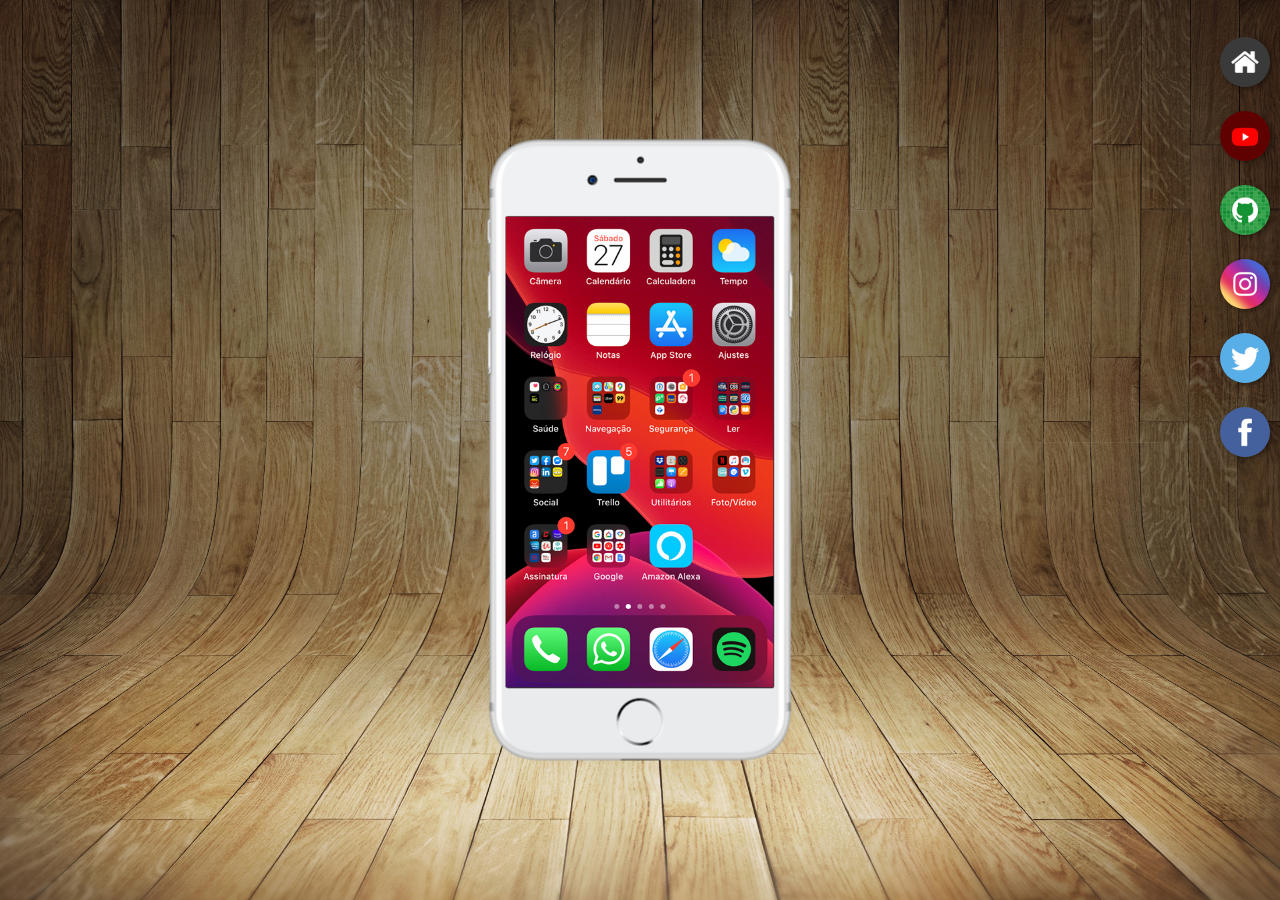
<file: index.html>
<!DOCTYPE html>
<html lang="pt-br">
<head>
    <meta charset="UTF-8">
    <meta name="viewport" content="width=device-width, initial-scale=1.0">
    <title>Projeto rede sociais</title>
    <link rel="shortcut icon" href="favicon.ico" type="image/x-icon">
    <link rel="stylesheet" href="estilos/style.css">
</head>
<body>
    <main>
        <section id="telefone">
            <iframe src="home.html" name="tela"
            id="tela" frameborder="0">
                Seu navegador não é compatível
            </iframe>
        </section>
        <section id="rede-sociais">
            <a href="home.html" target="tela"><img src="imagens/logo-home.jpg" alt="Tela Home"></a> <br>
            <a href="youtube.html" target="tela"><img src="imagens/logo-youtube.jpg" alt="Logo Youtube"></a> <br>
            <a href="github.html" target="tela"><img src="imagens/logo-github.jpg" alt="Logo Github"></a> <br>
            <a href="instagram.html" target="tela"><img src="imagens/logo-instagram.jpg" alt="Logo Instagram"></a> <br>
            <a href="twitter.html" target="tela"><img src="imagens/logo-twitter.jpg" alt="Logo Twitter"></a> <br>
            <a href="facebook.html" target="tela"><img src="imagens/logo-facebook.jpg" alt="Logo Facebook"></a>
        </section>
    </main>
</body>
</html>
</file>
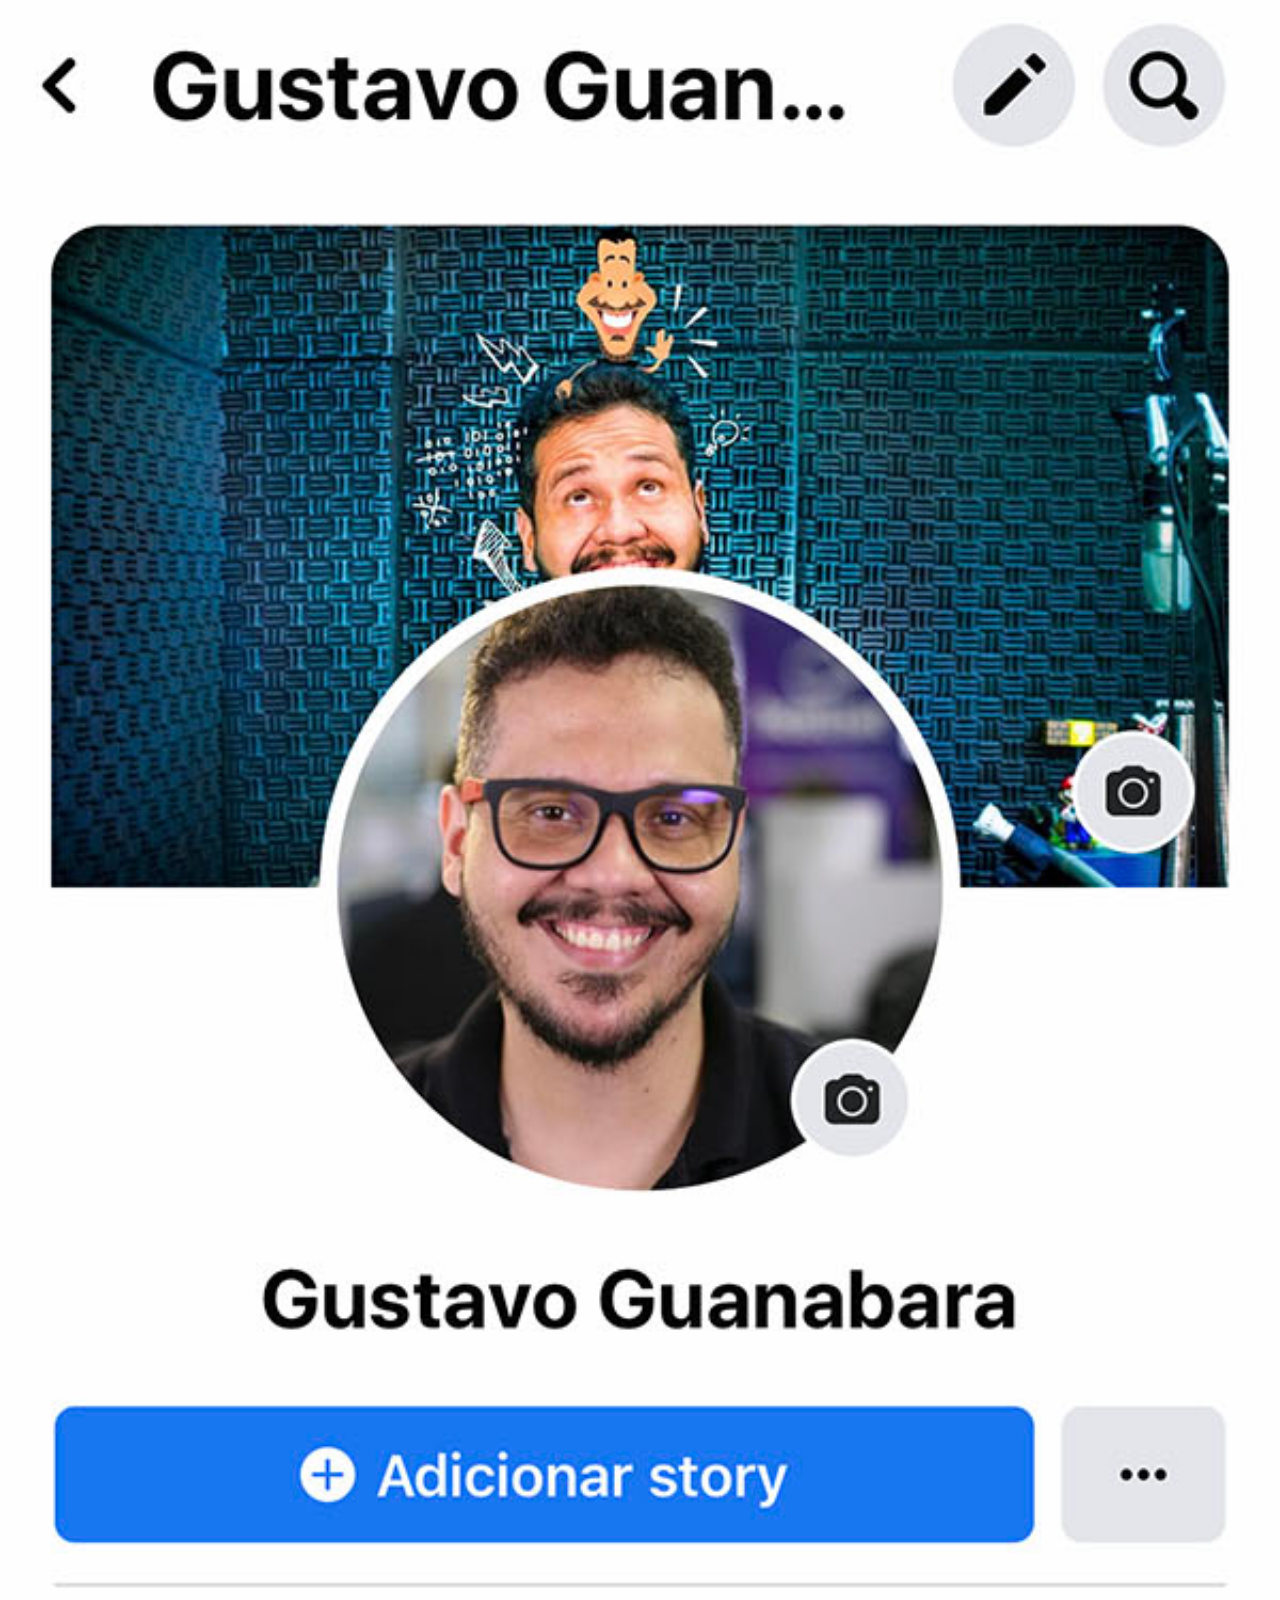
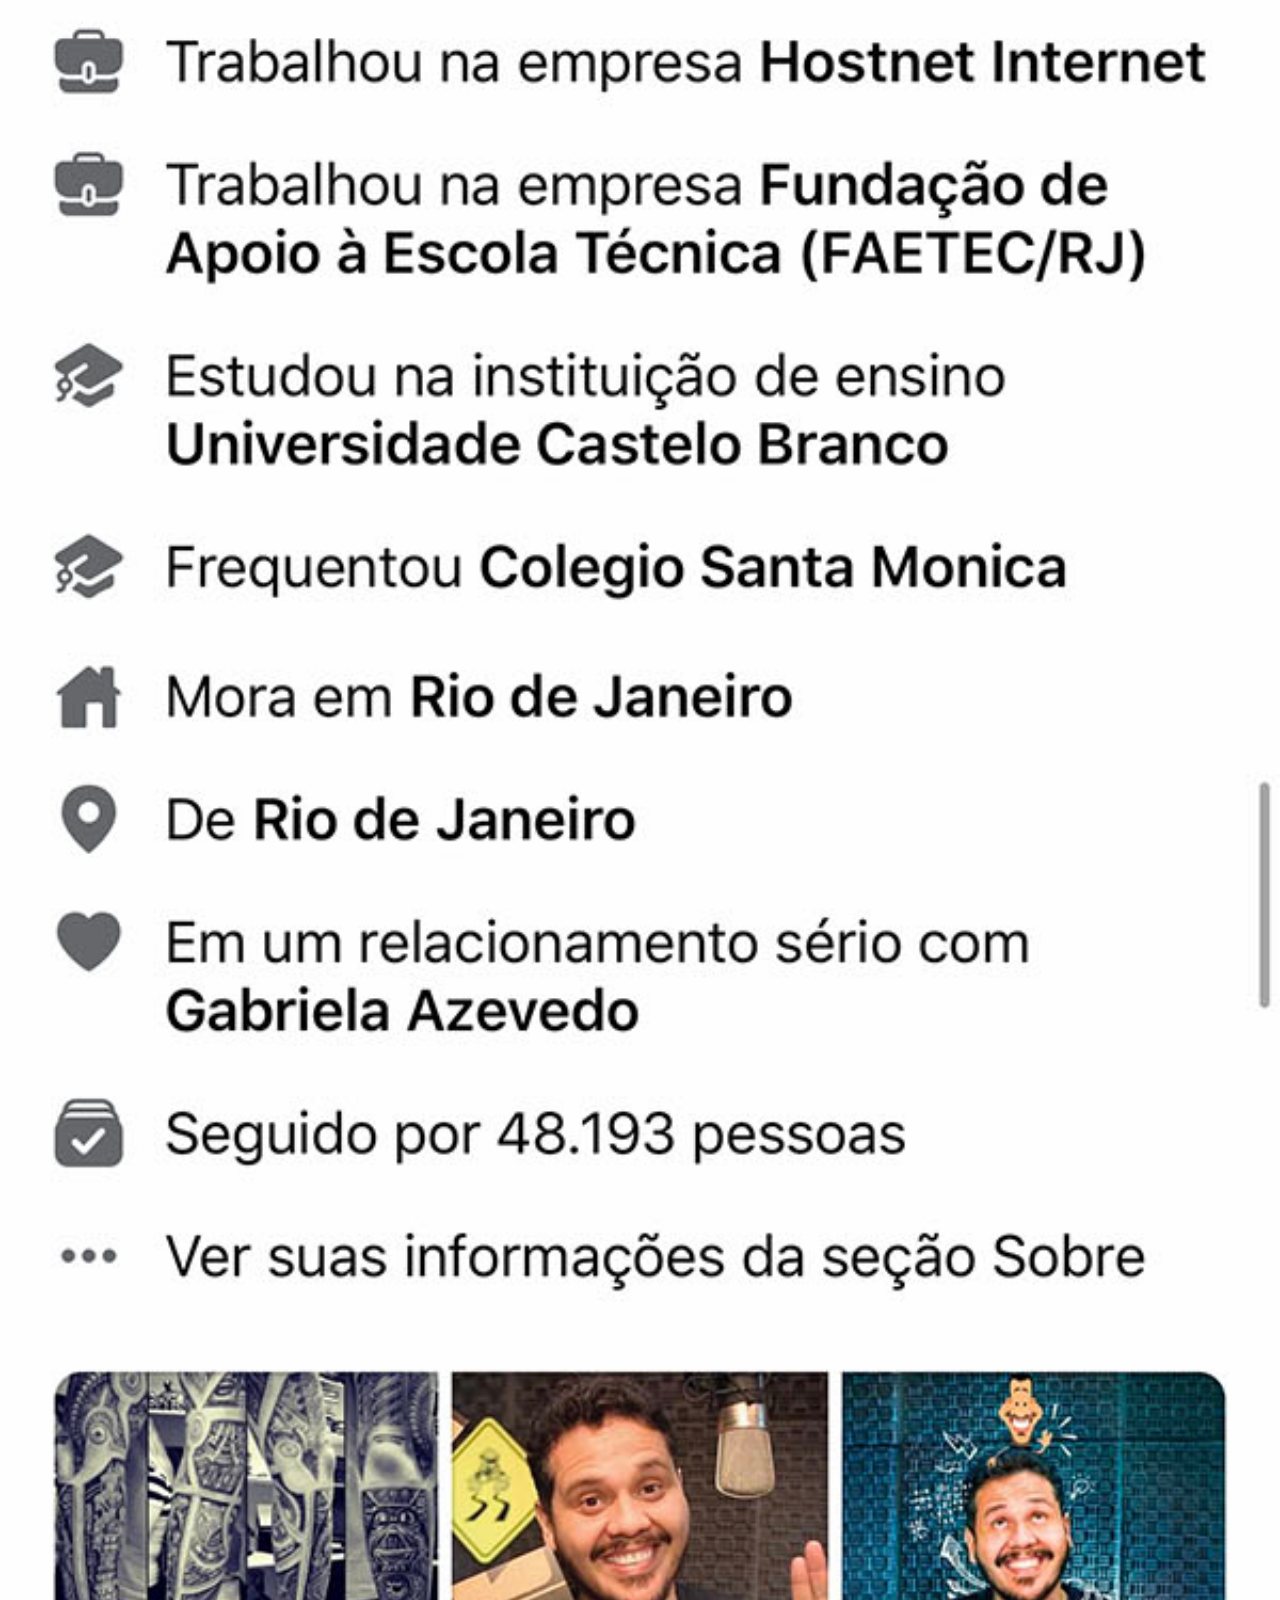
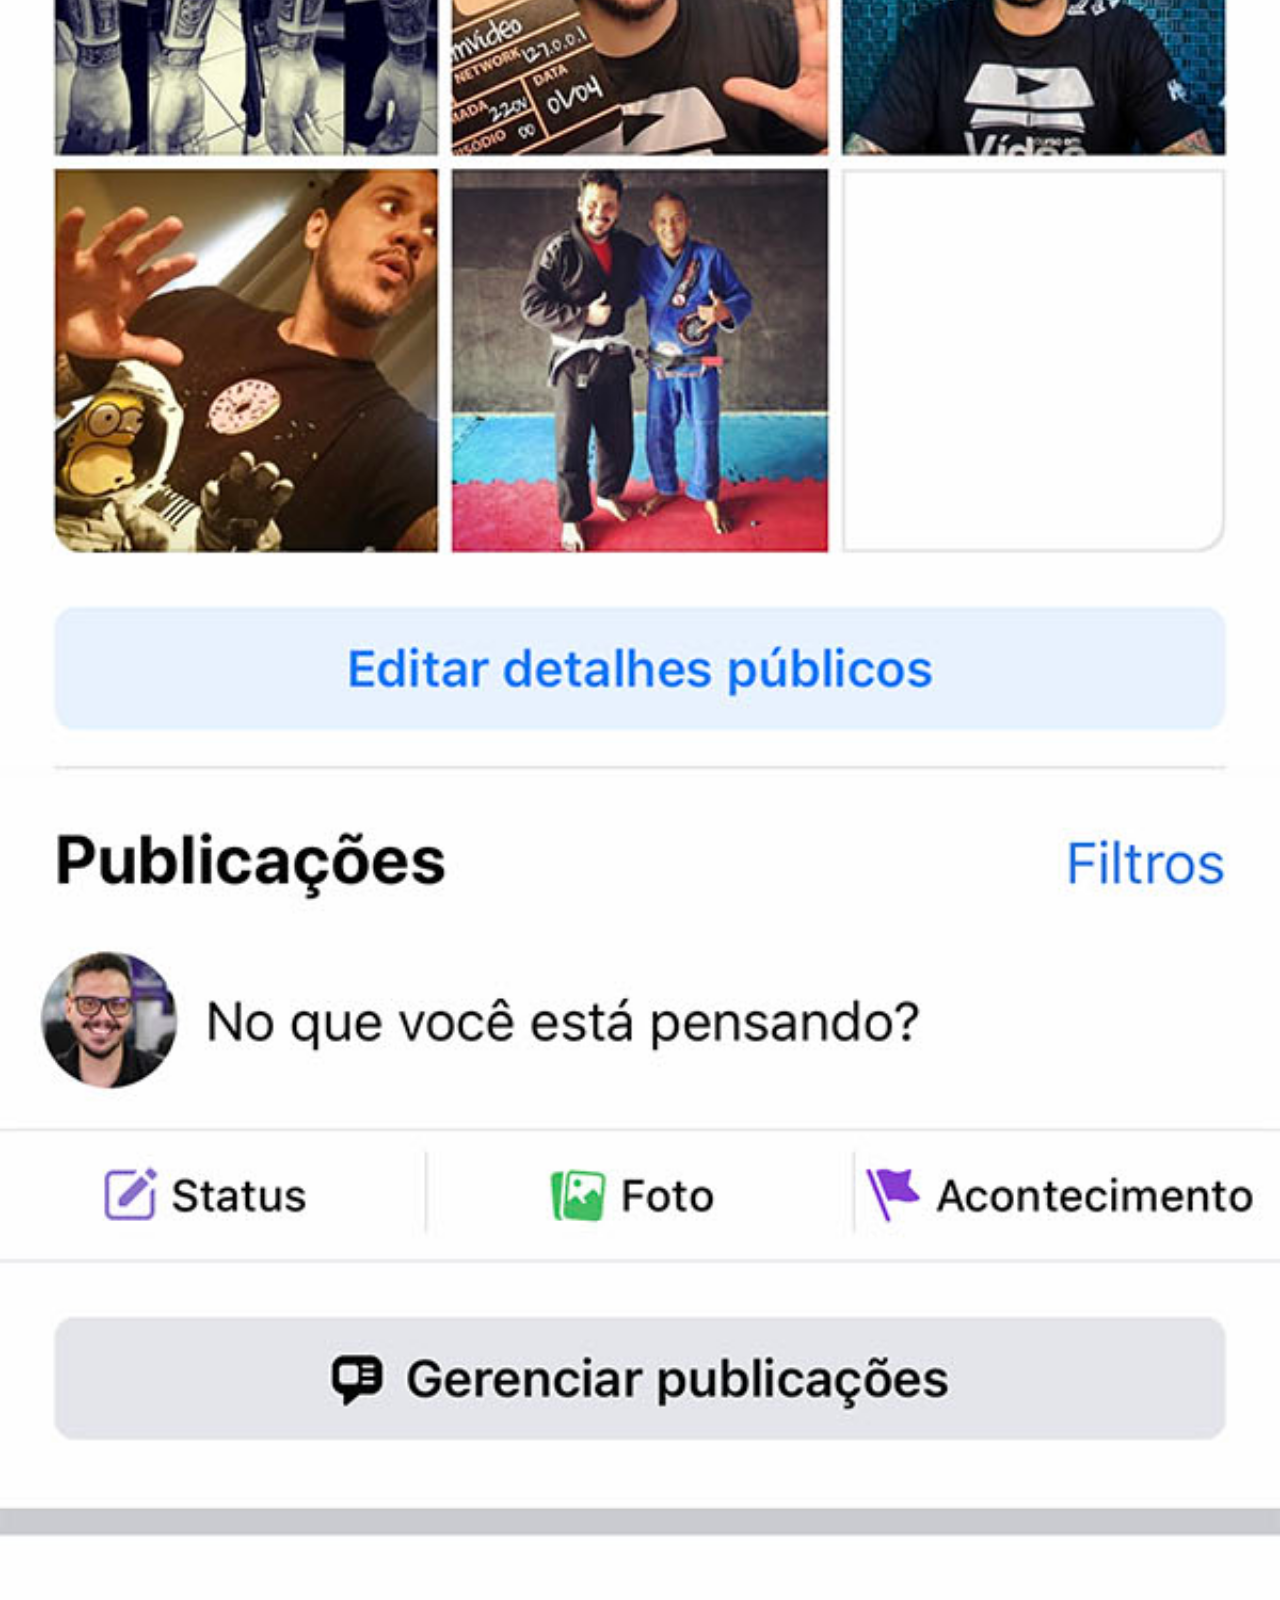
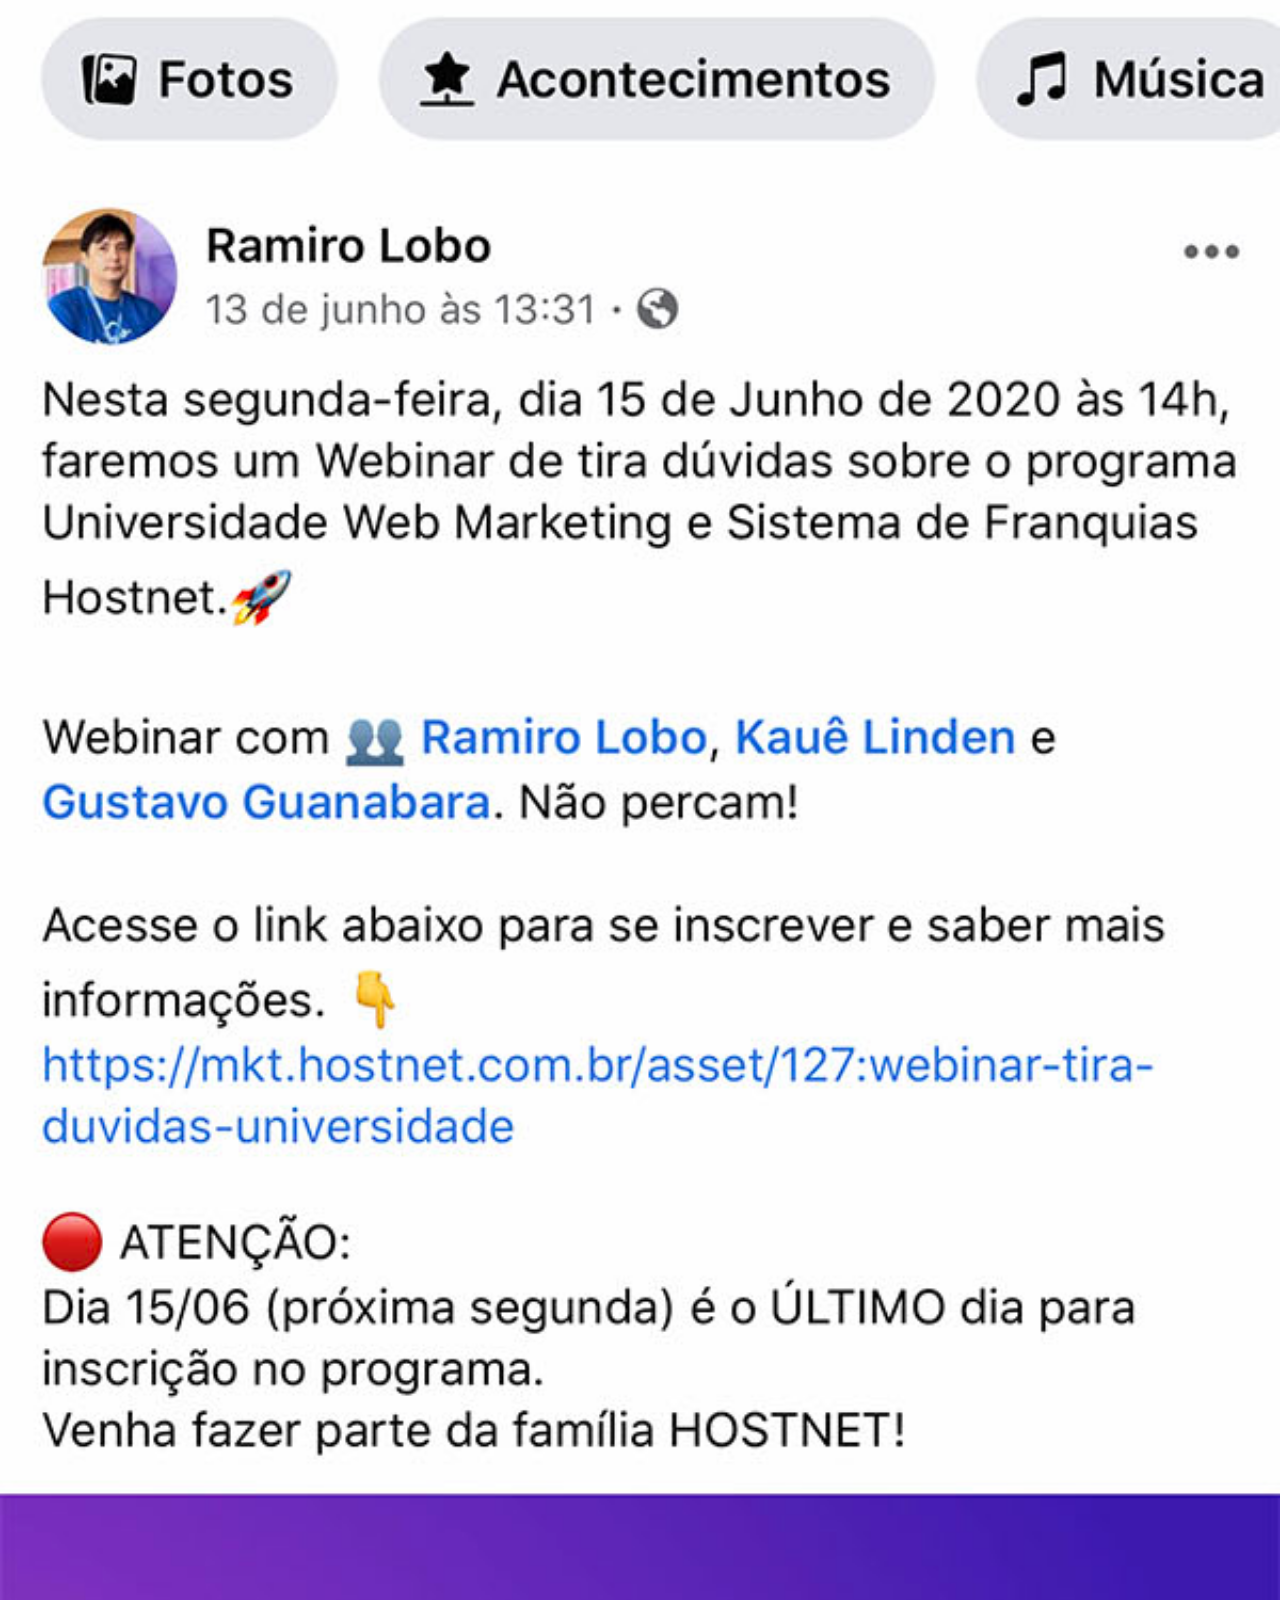
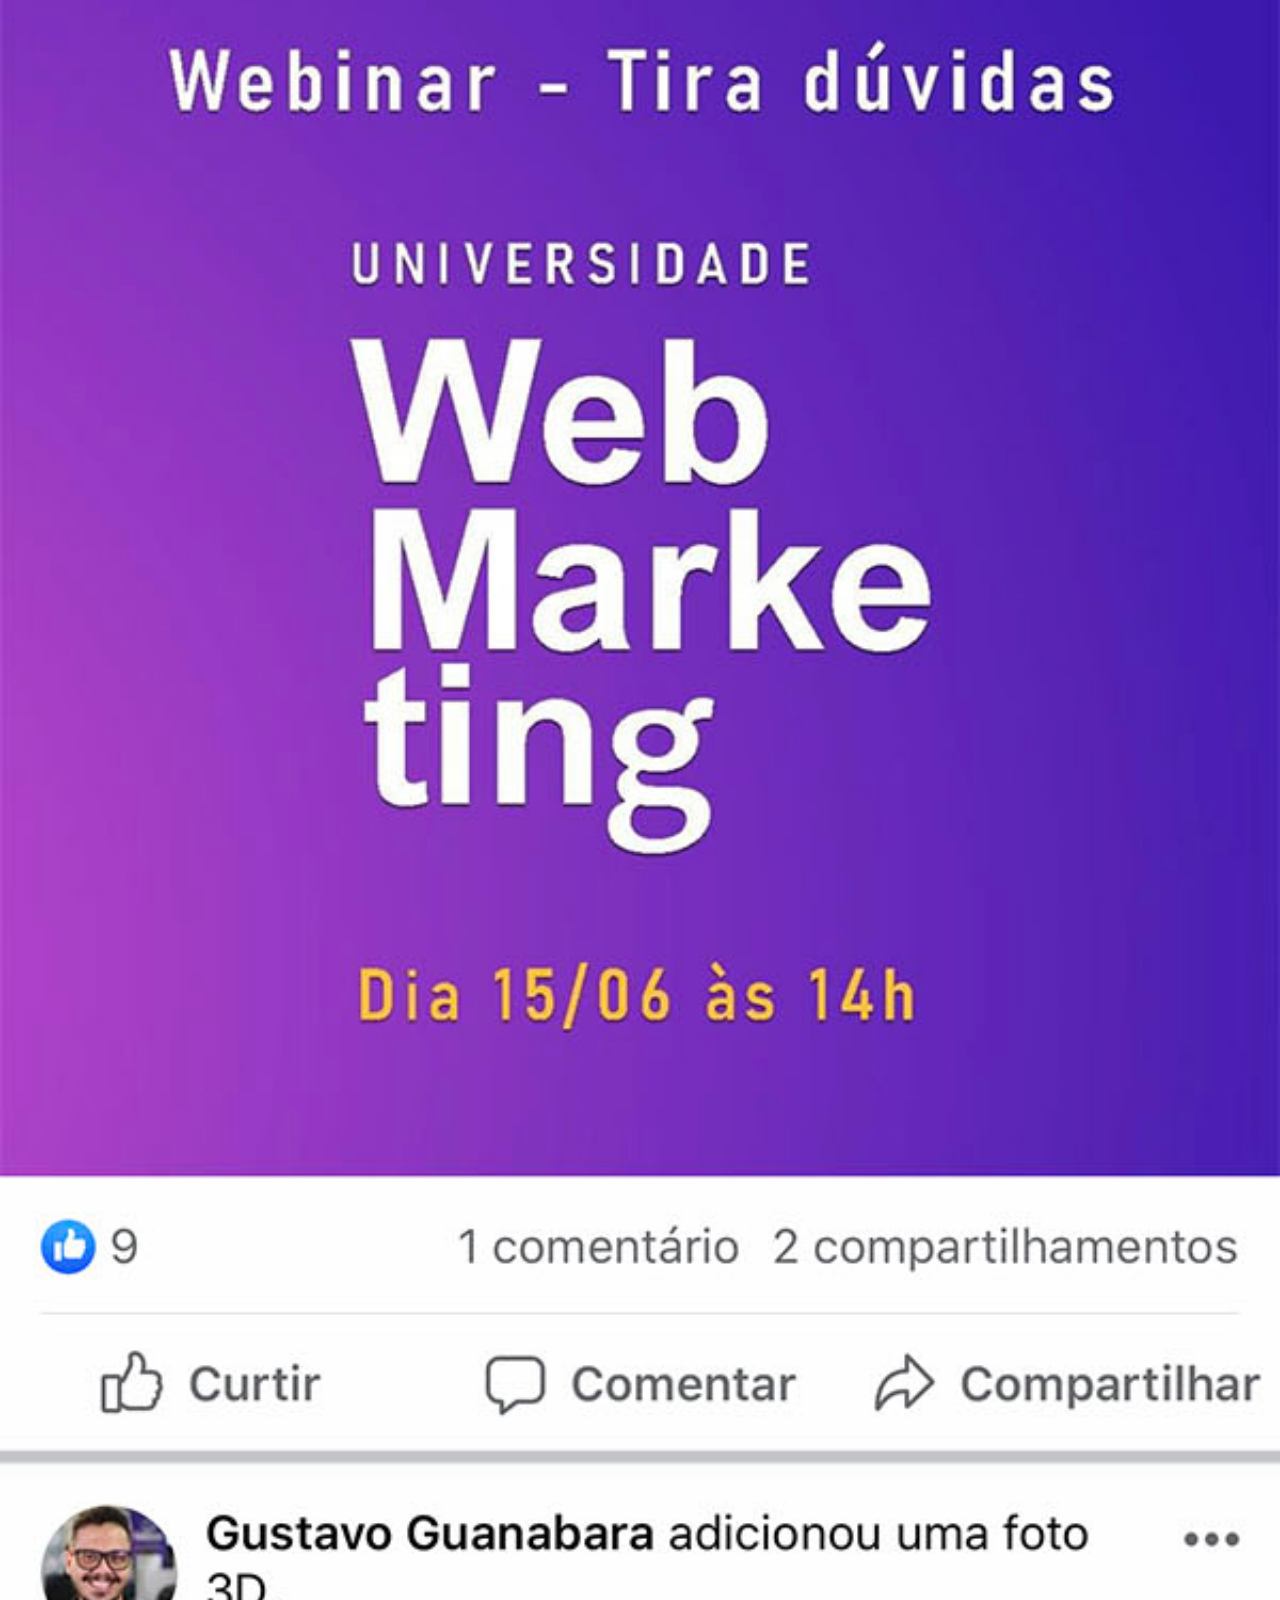
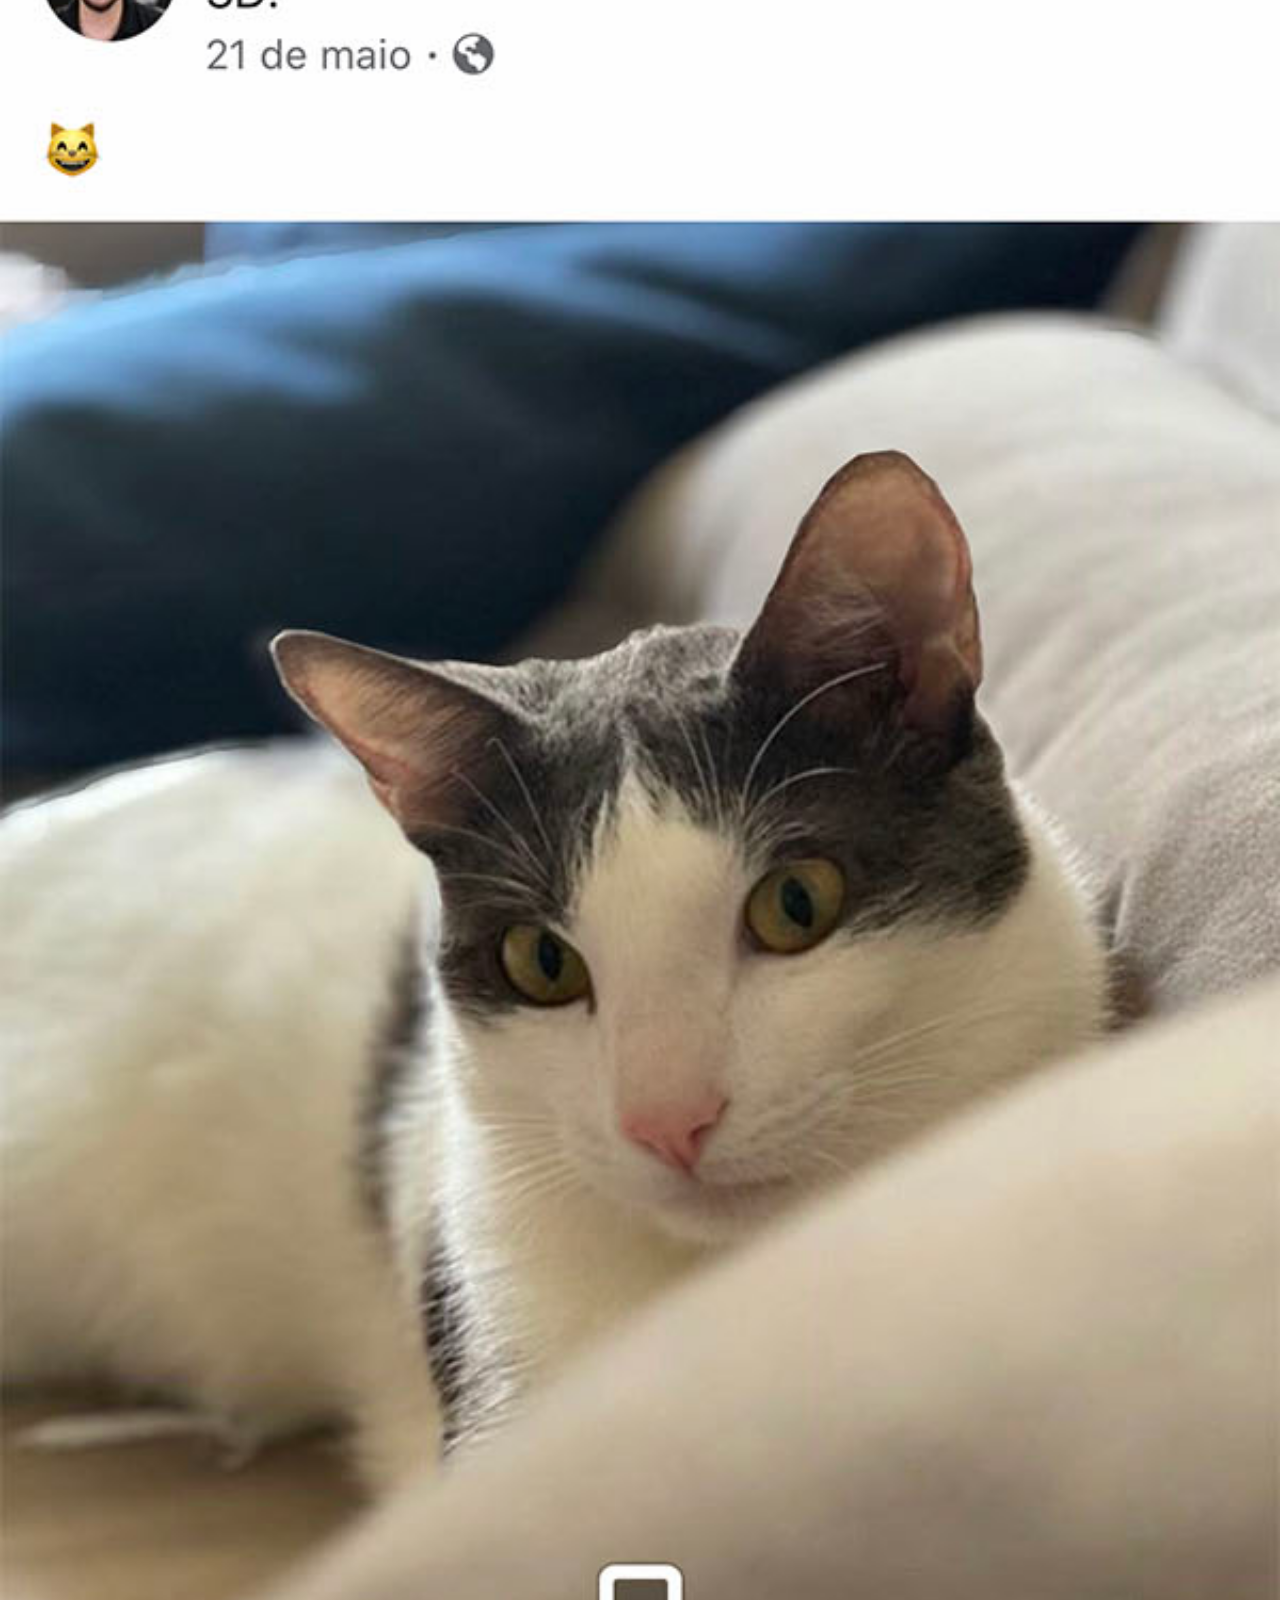
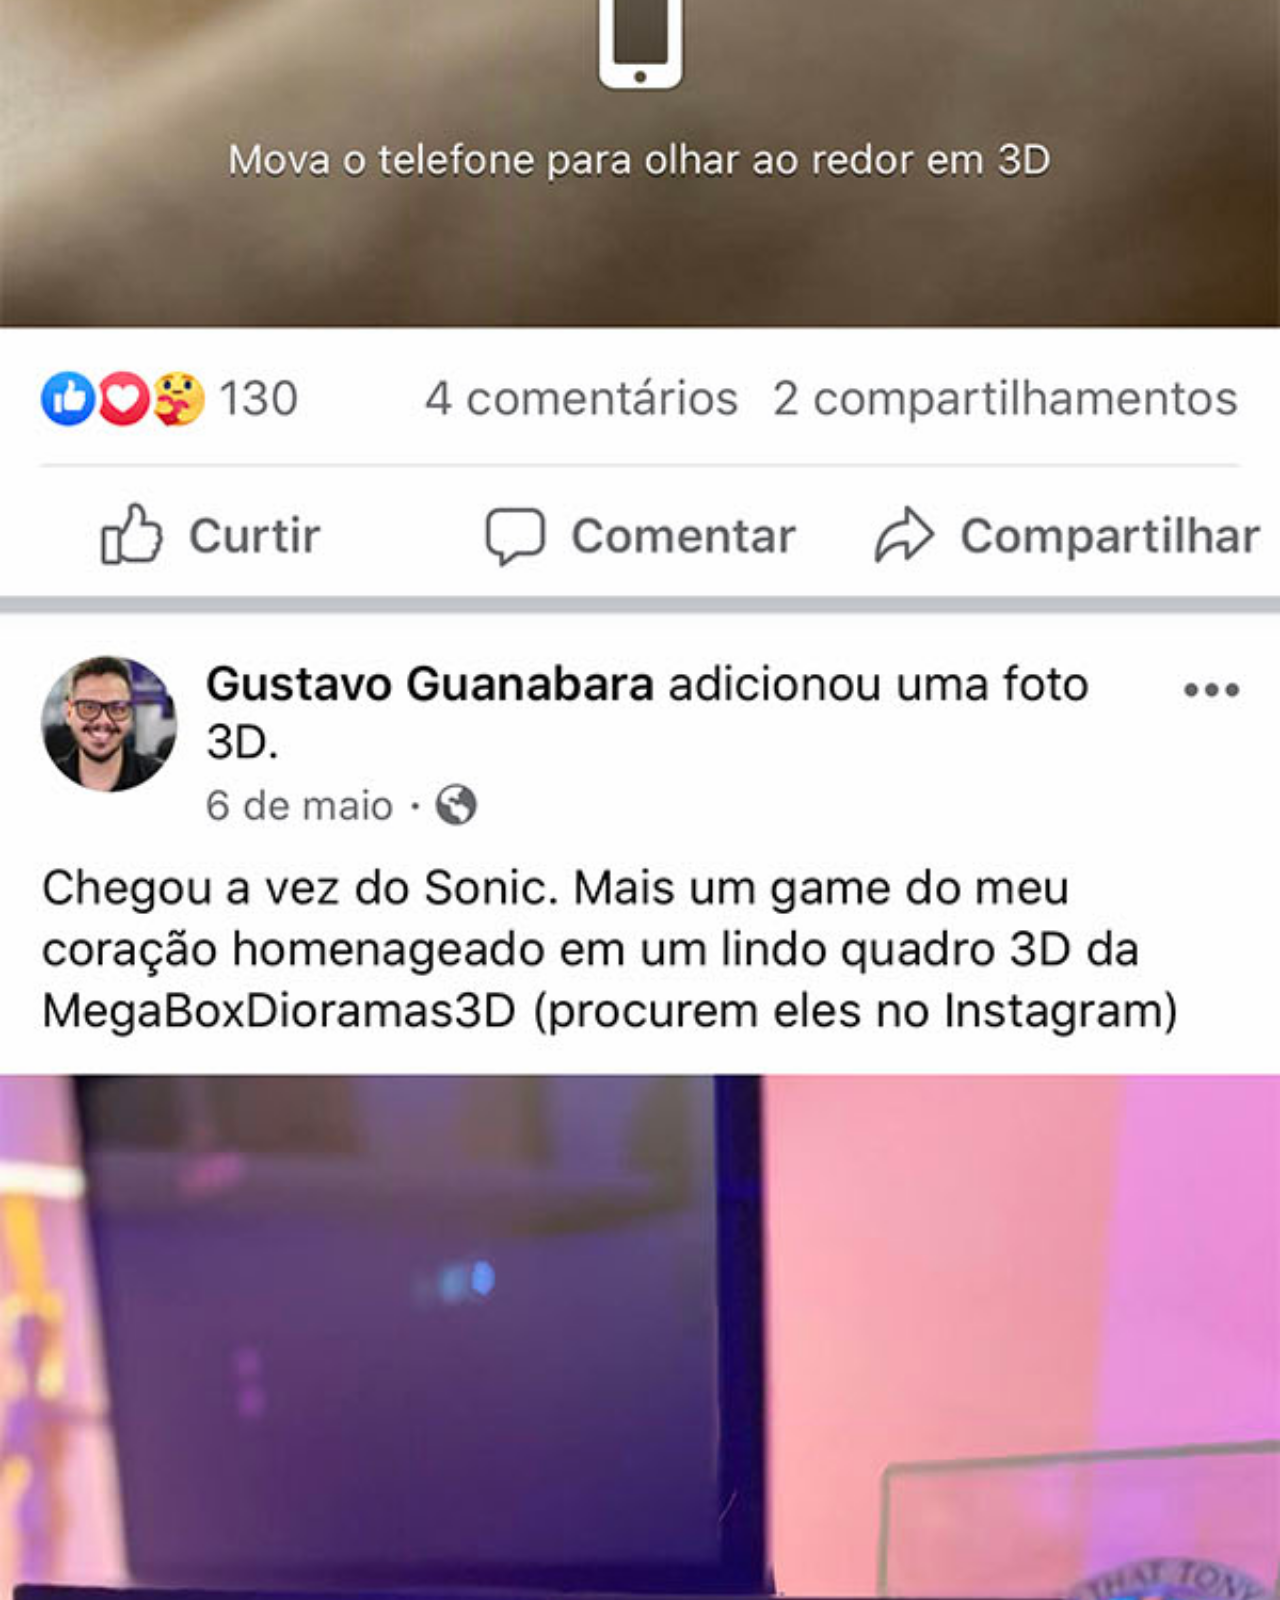
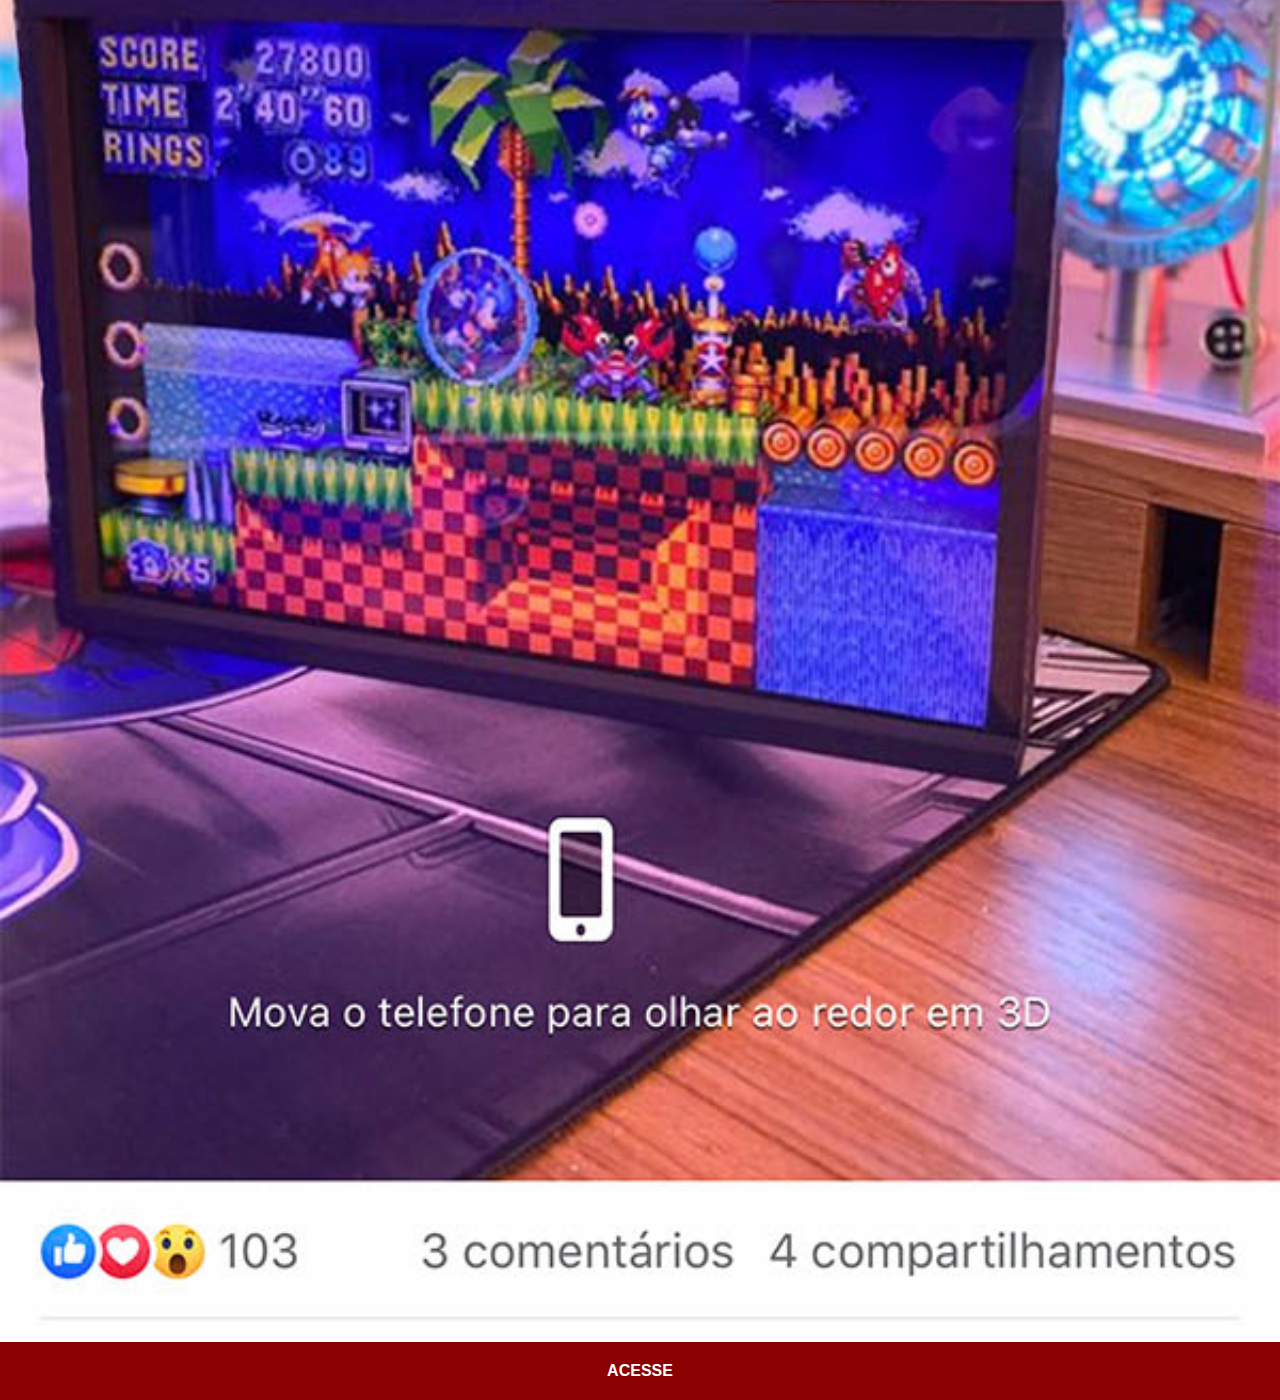
<file: facebook.html>
<!DOCTYPE html>
<html lang="pt-br">
<head>
    <meta charset="UTF-8">
    <meta name="viewport" content="width=device-width, initial-scale=1.0">
    <title>Facebook</title>
    <link rel="stylesheet" href="estilos/social.css">
</head>
<body>
    <img src="imagens/tela-facebook.jpg" alt="Facebook">
    <a href="https://www.facebook.com" target="_blank">ACESSE</a>
</body>
</html>
</file>
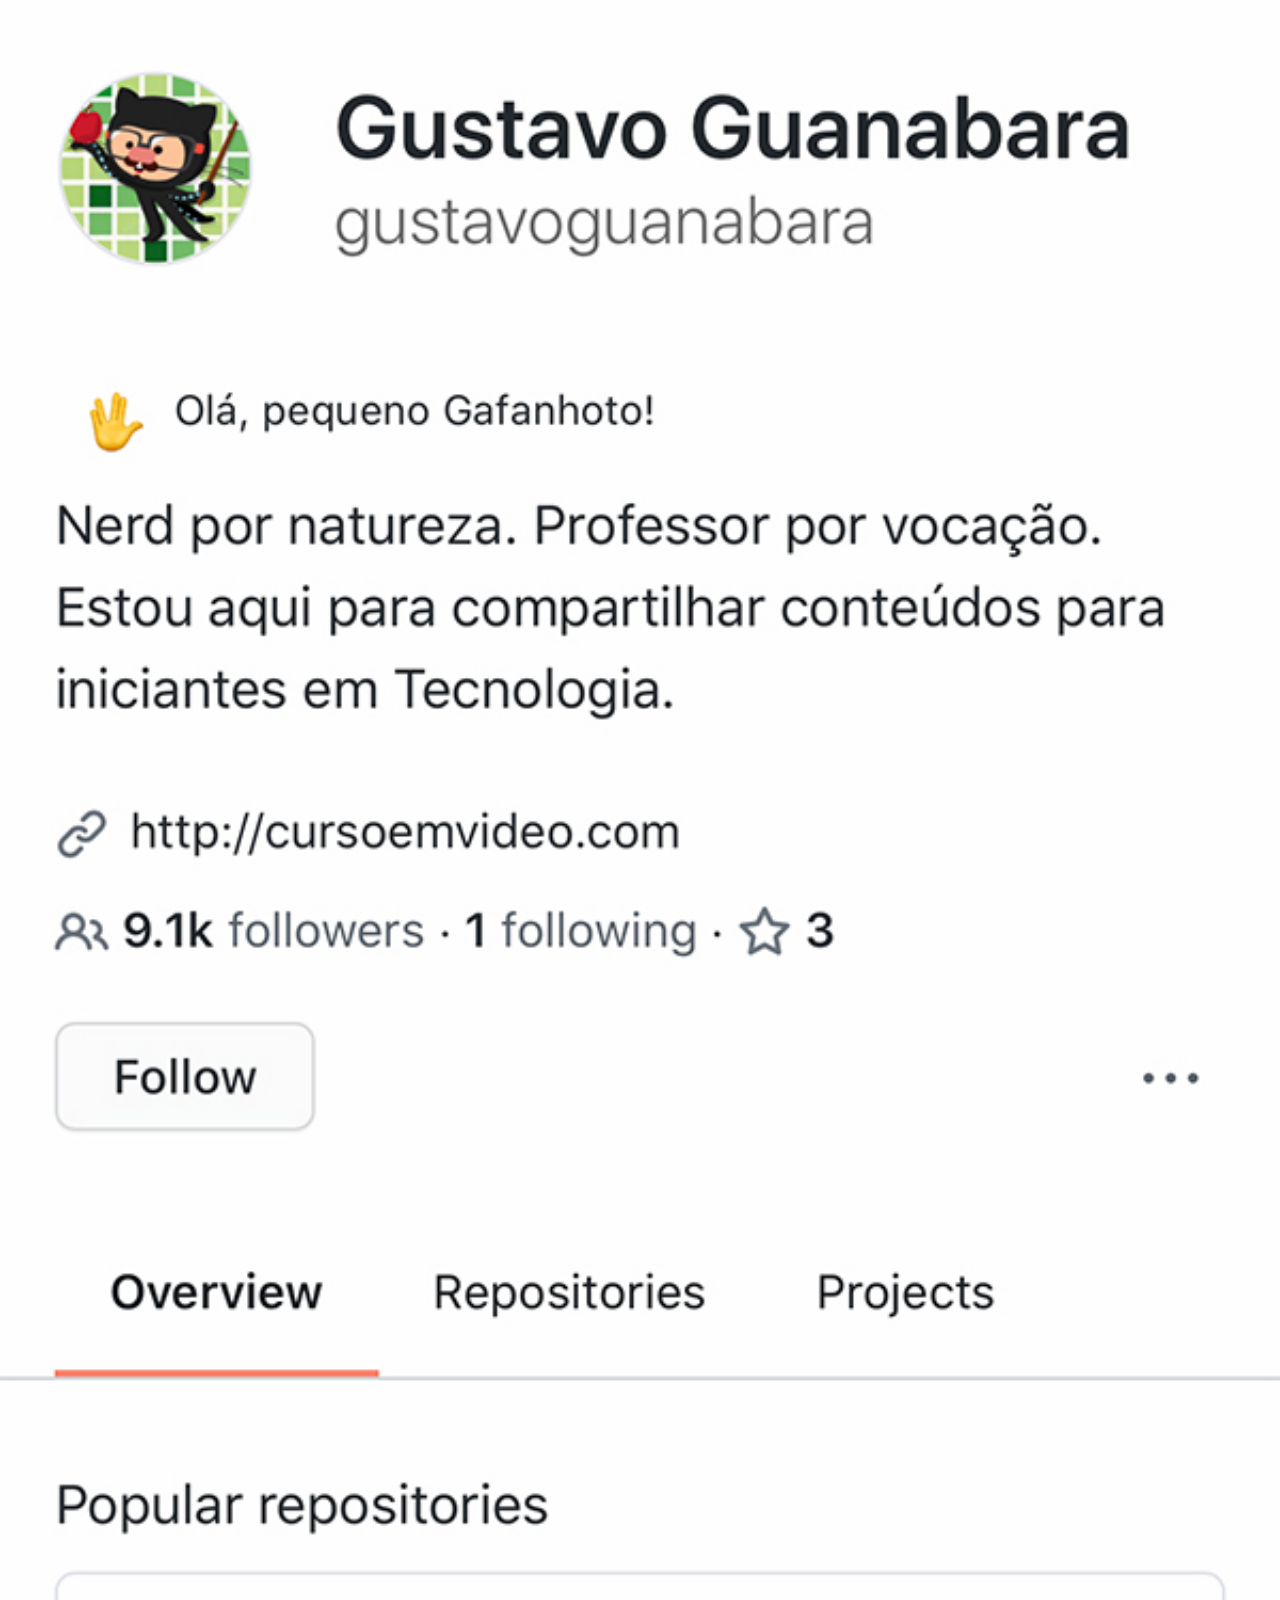
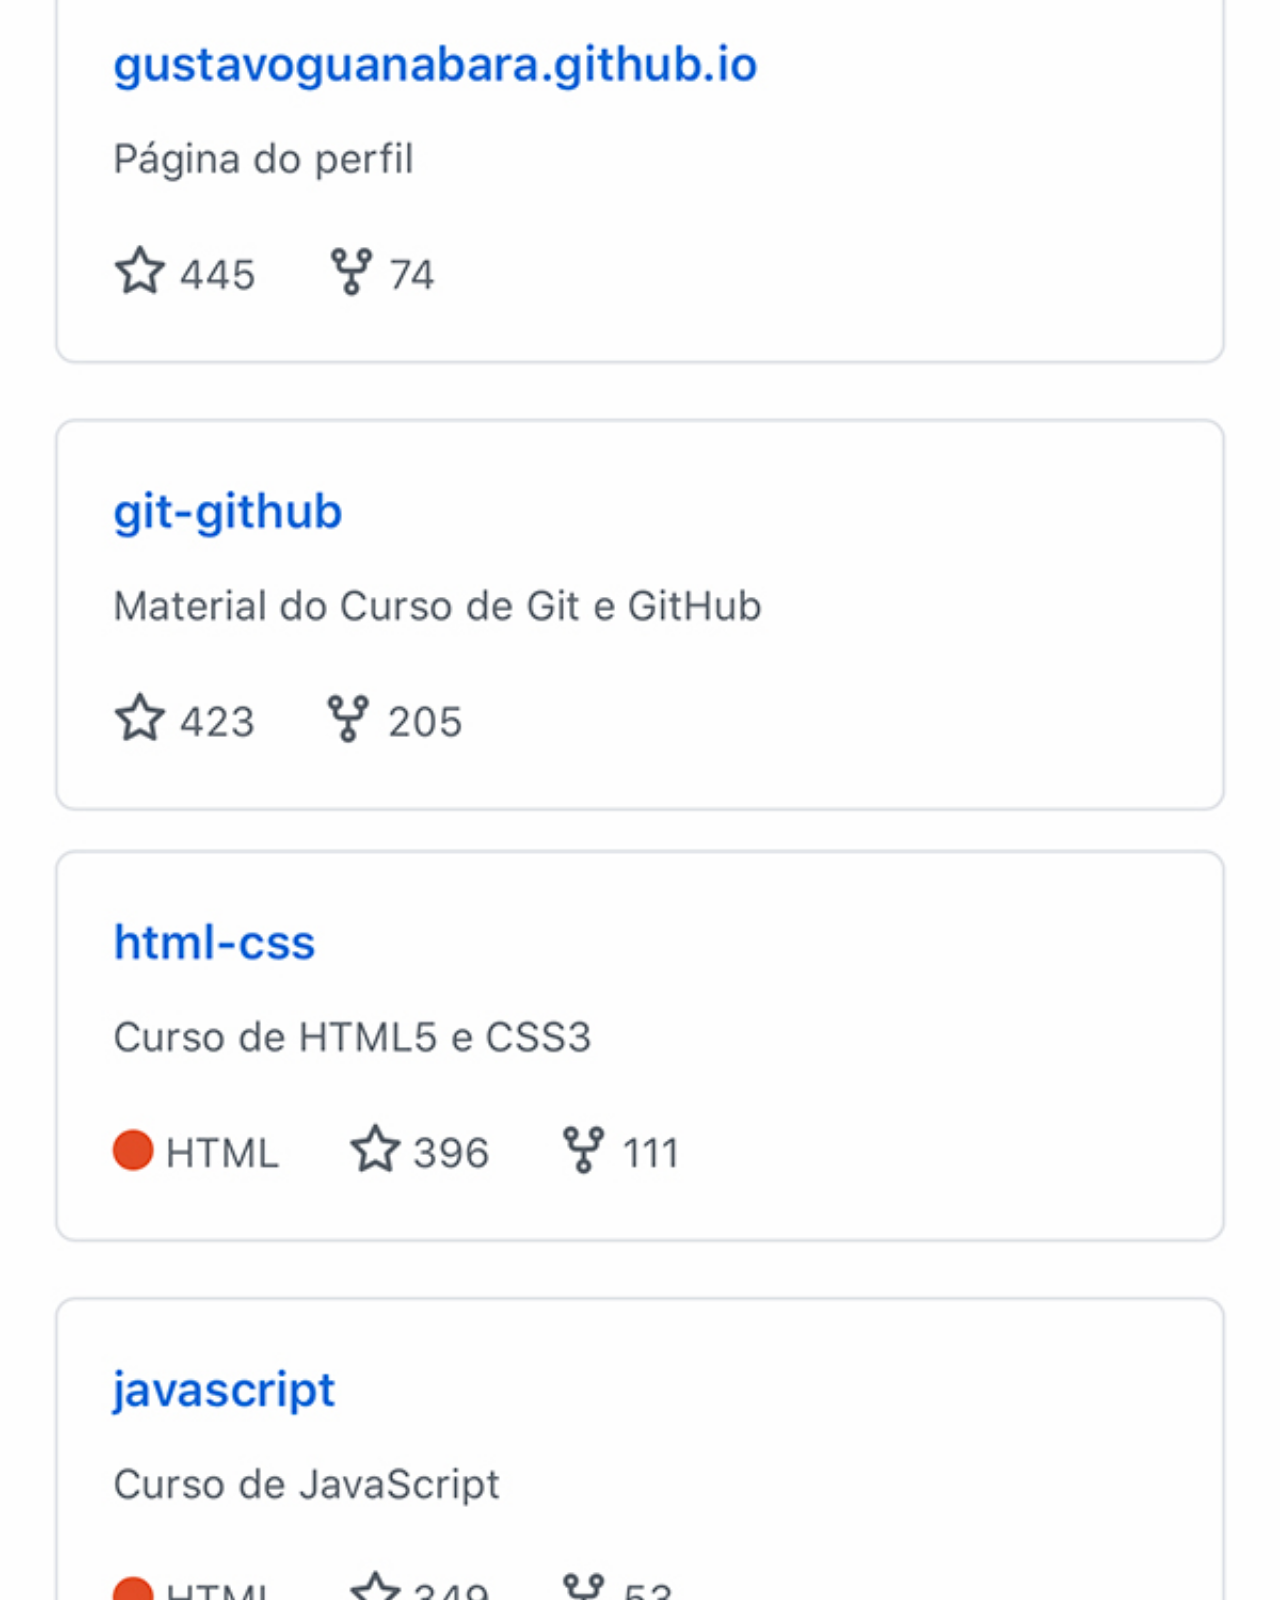
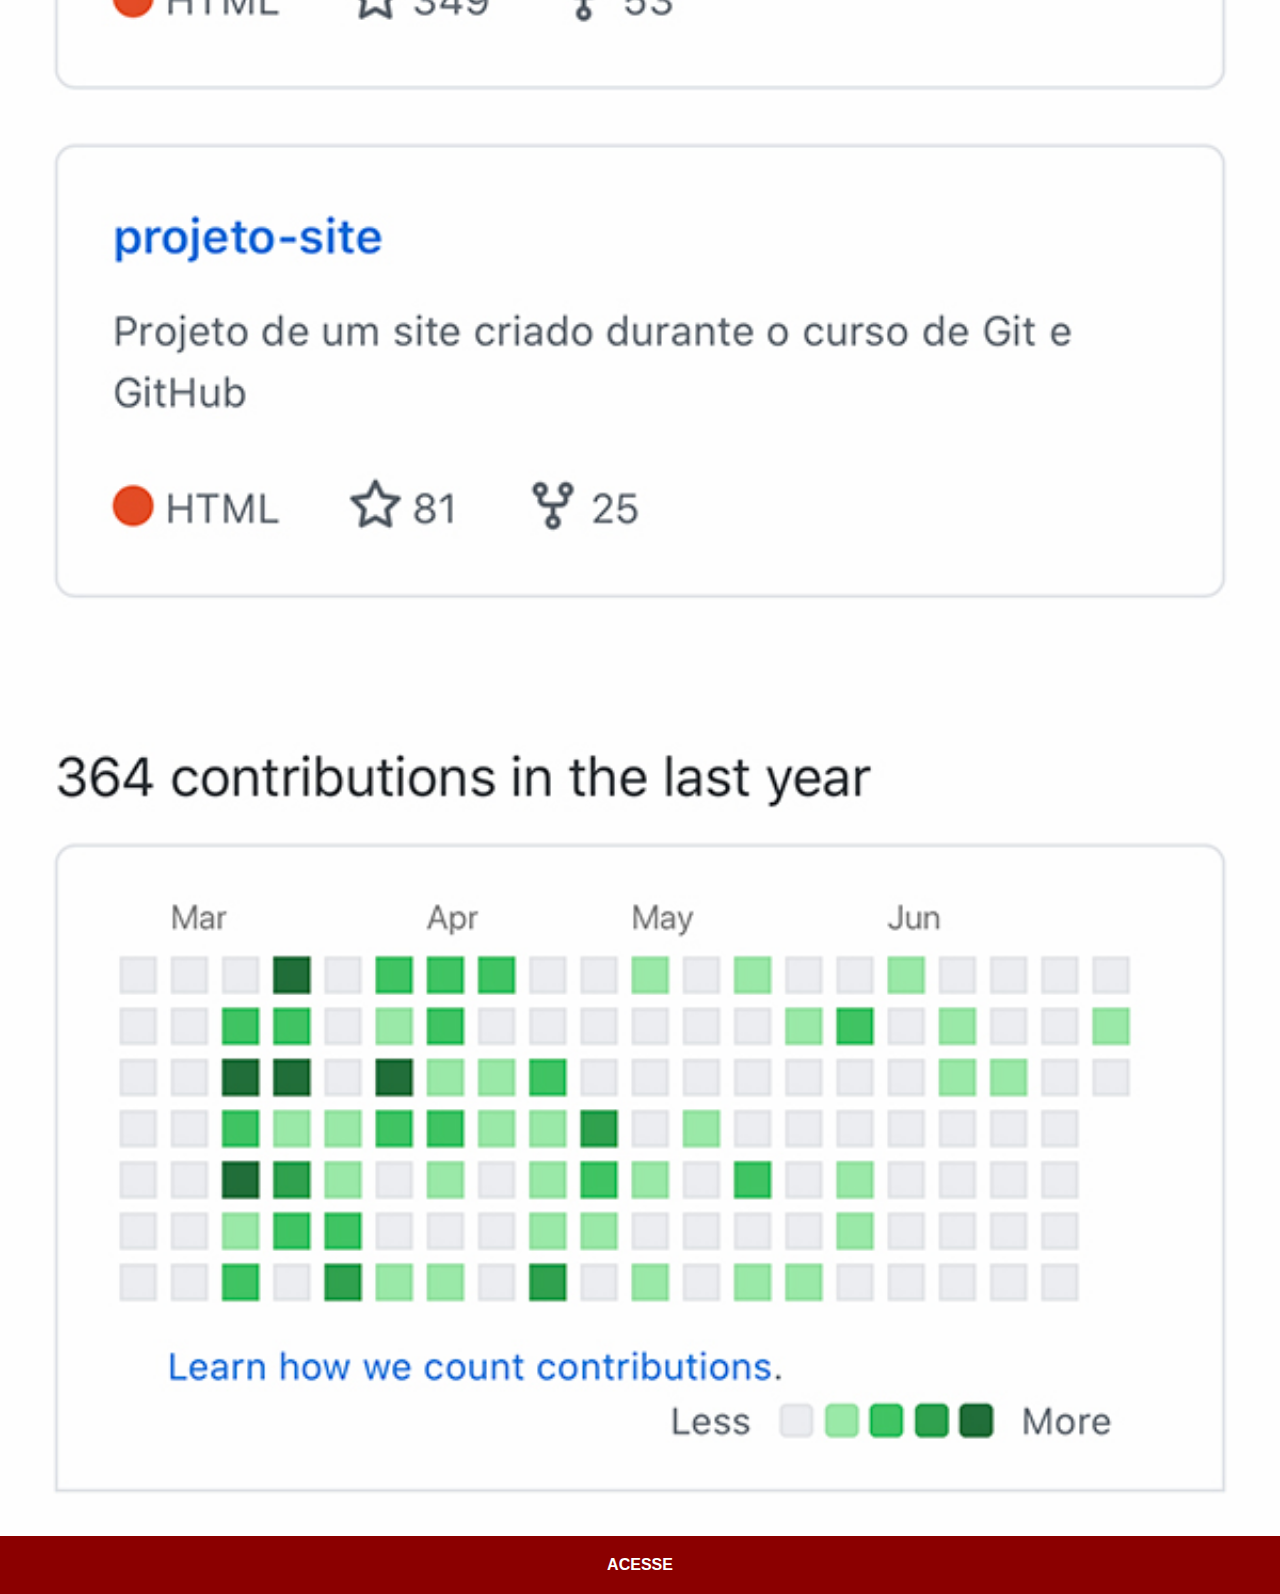
<file: github.html>
<!DOCTYPE html>
<html lang="pt-br">
<head>
    <meta charset="UTF-8">
    <meta name="viewport" content="width=device-width, initial-scale=1.0">
    <title>Github</title>
    <link rel="stylesheet" href="estilos/social.css">
</head>
<body>
    <img src="imagens/tela-github.jpg" alt="Github">
    <a href="https://github.com/Lu1zxx" target="_blank">ACESSE</a>
</body>
</html>
</file>
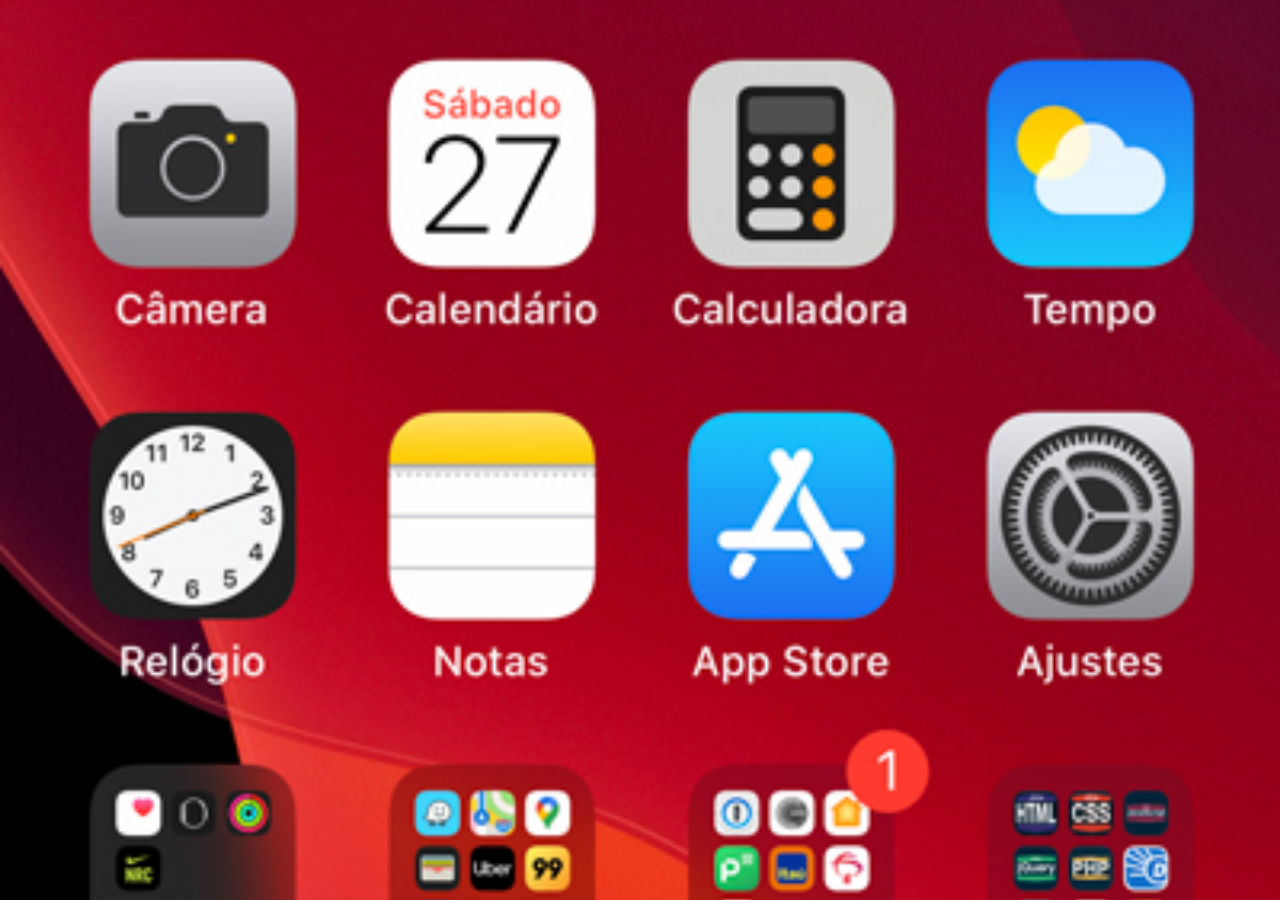
<file: home.html>
<!DOCTYPE html>
<html lang="pt-br">
<head>
    <meta charset="UTF-8">
    <meta name="viewport" content="width=device-width, initial-scale=1.0">
    <title>Nome</title>
</head>
<style>
    *{
        margin: 0px;
        padding: 0px;
    }

    body{
        width: 100vw;
        height: 100vh;
        background: black url(imagens/tela-home.jpg) no-repeat top center;
        background-size: cover;
    }
</style>
<body>
    
</body>
</html>
</file>
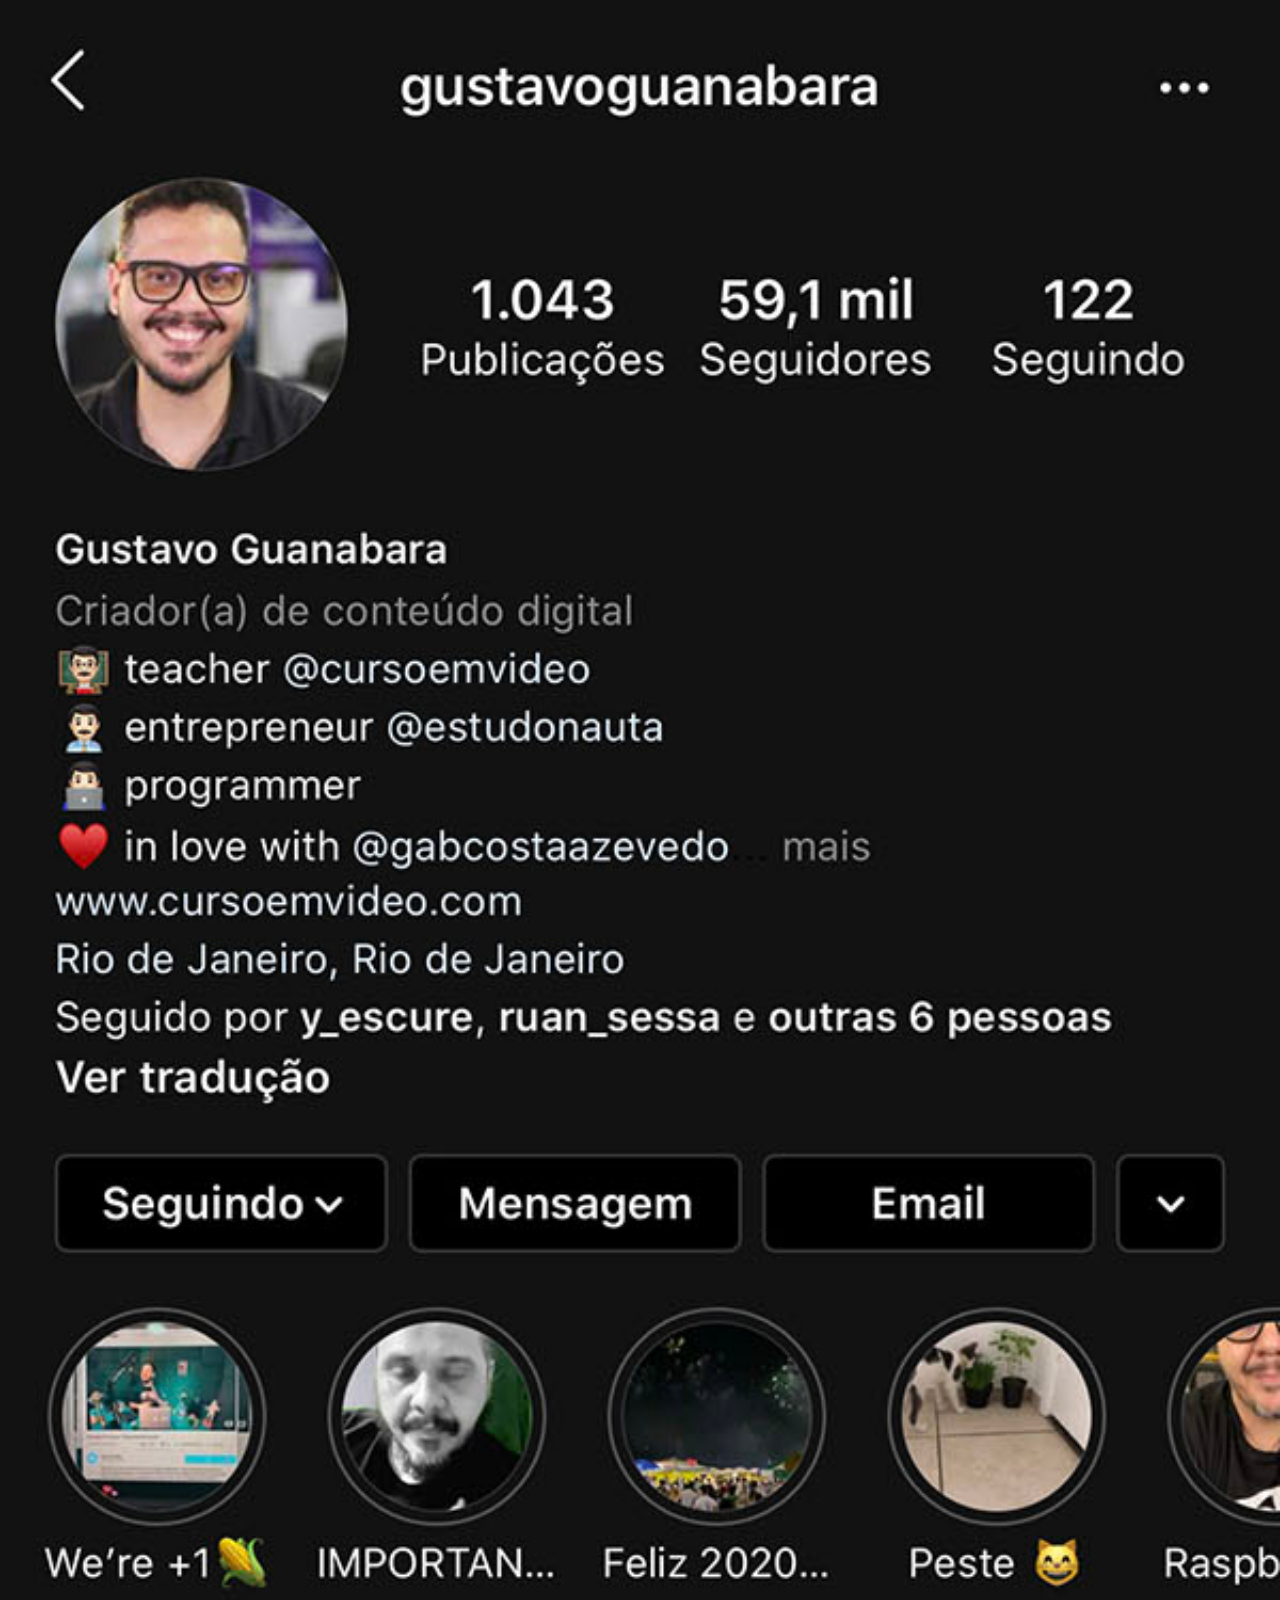
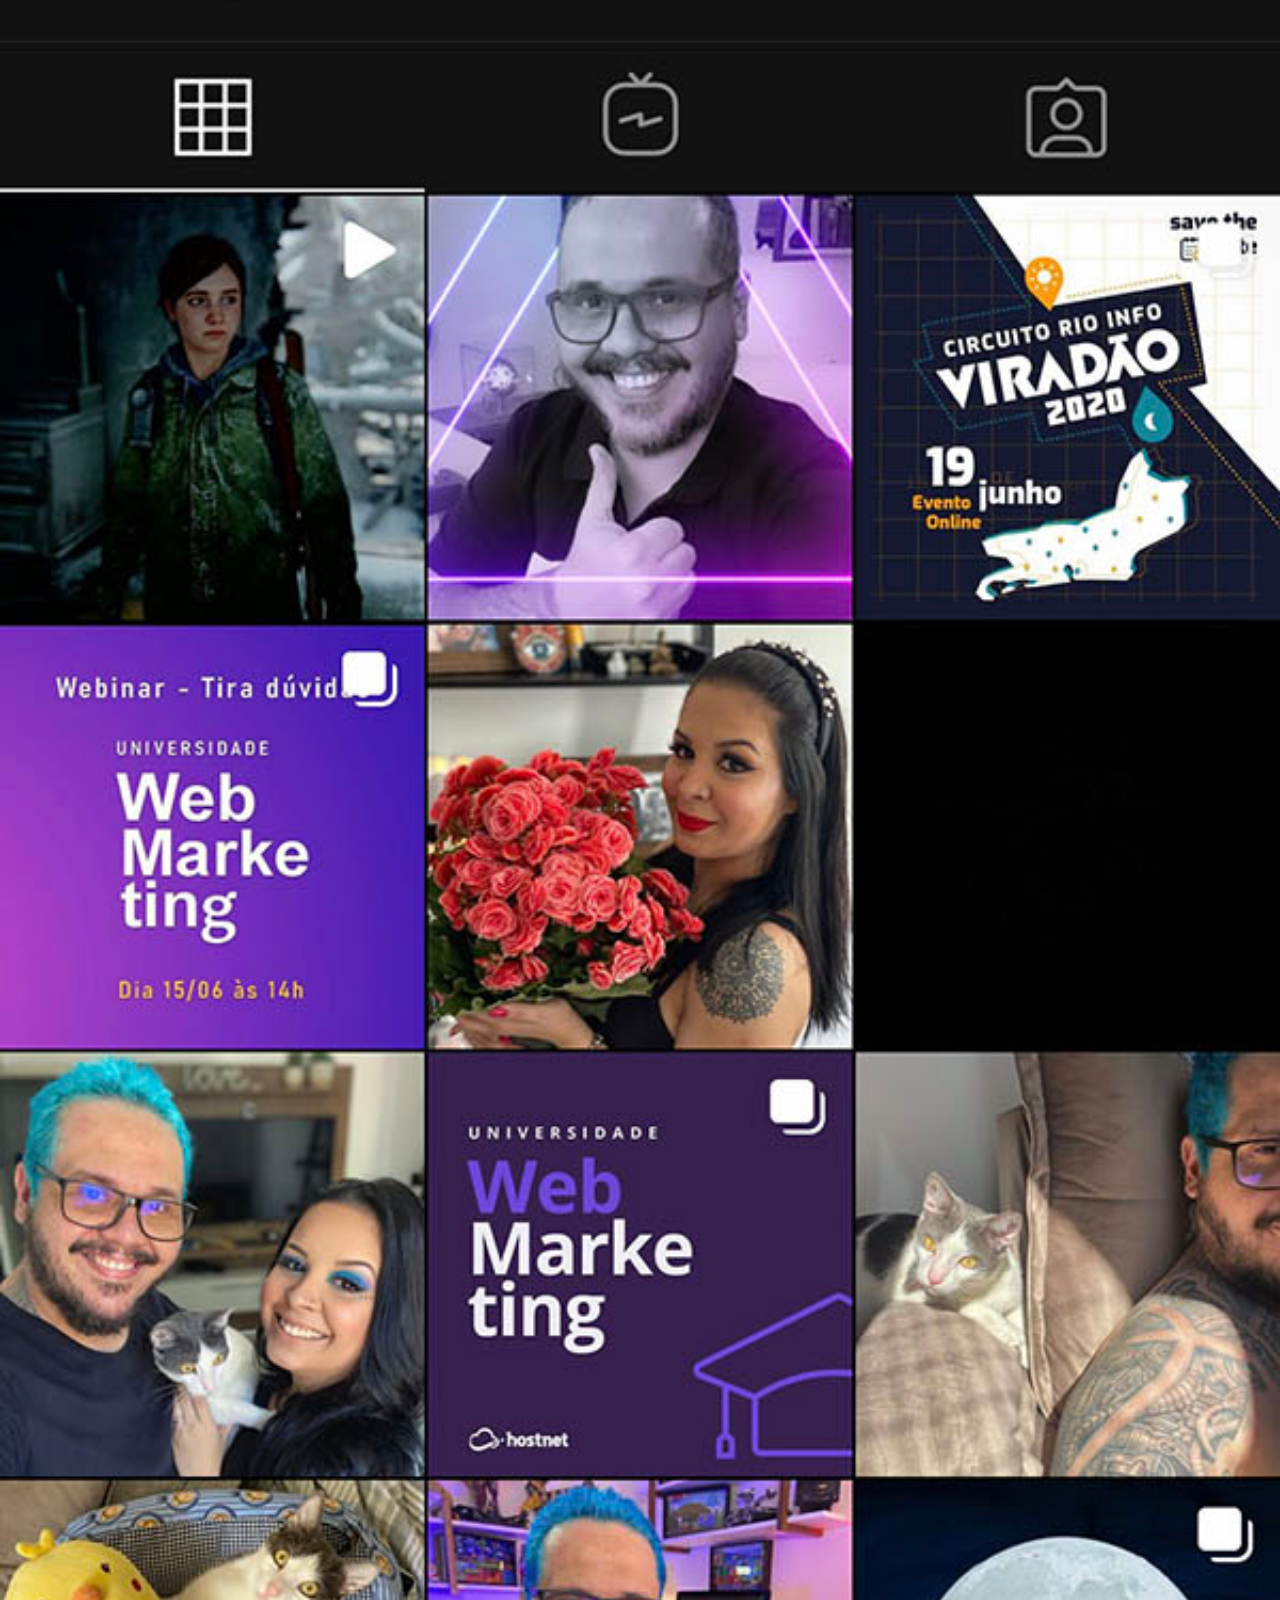
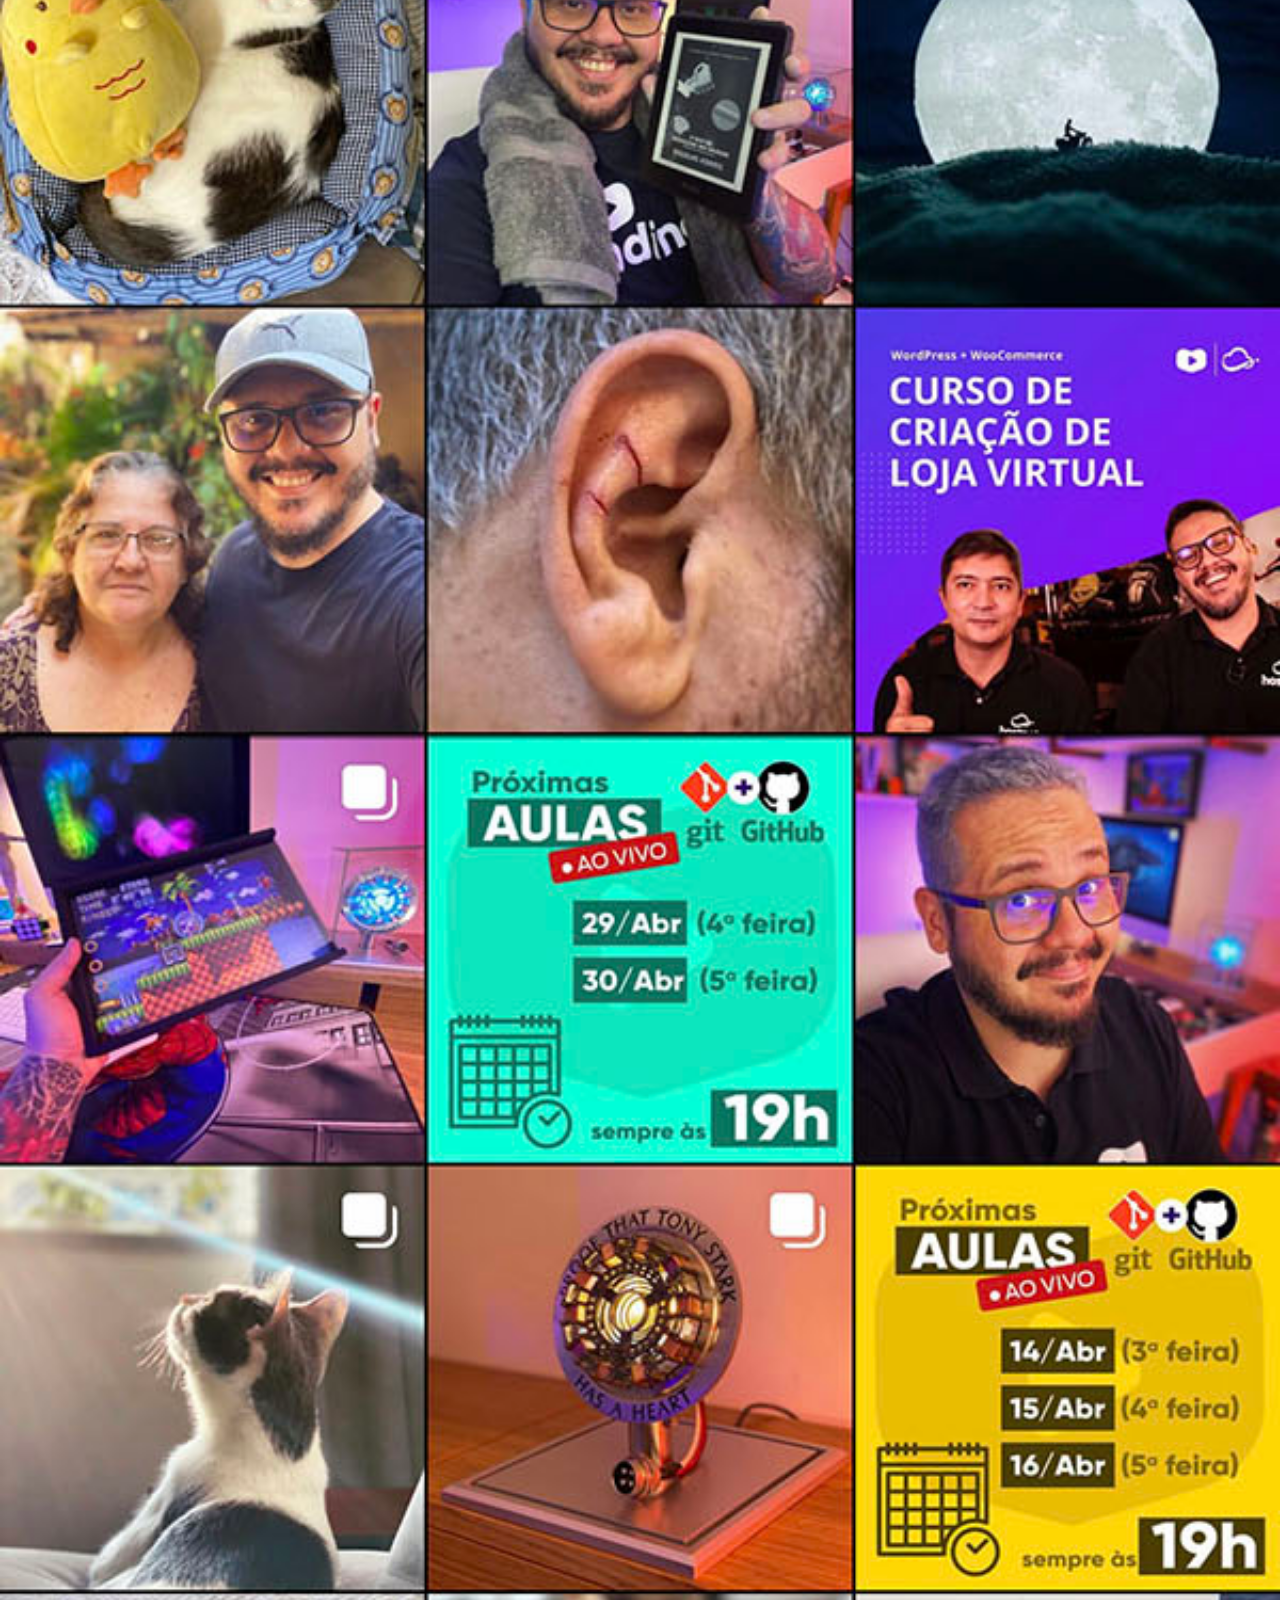
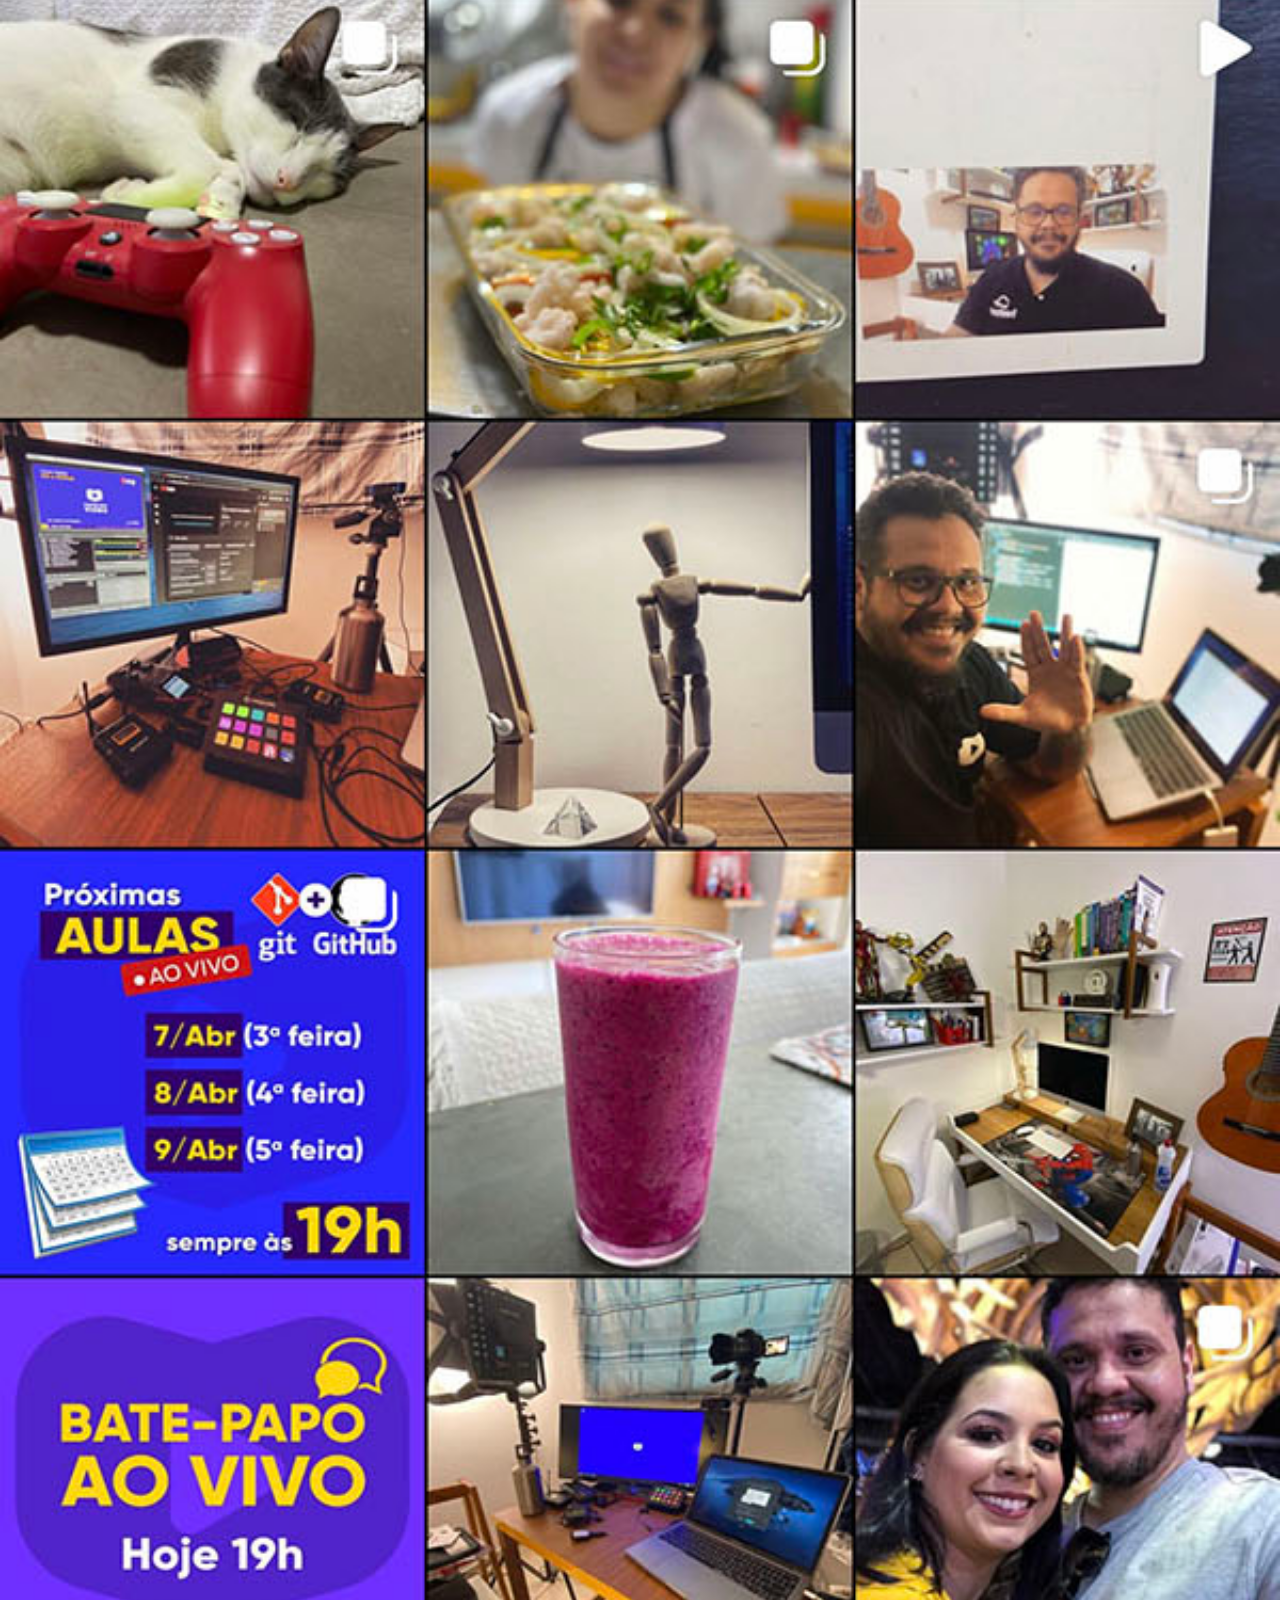
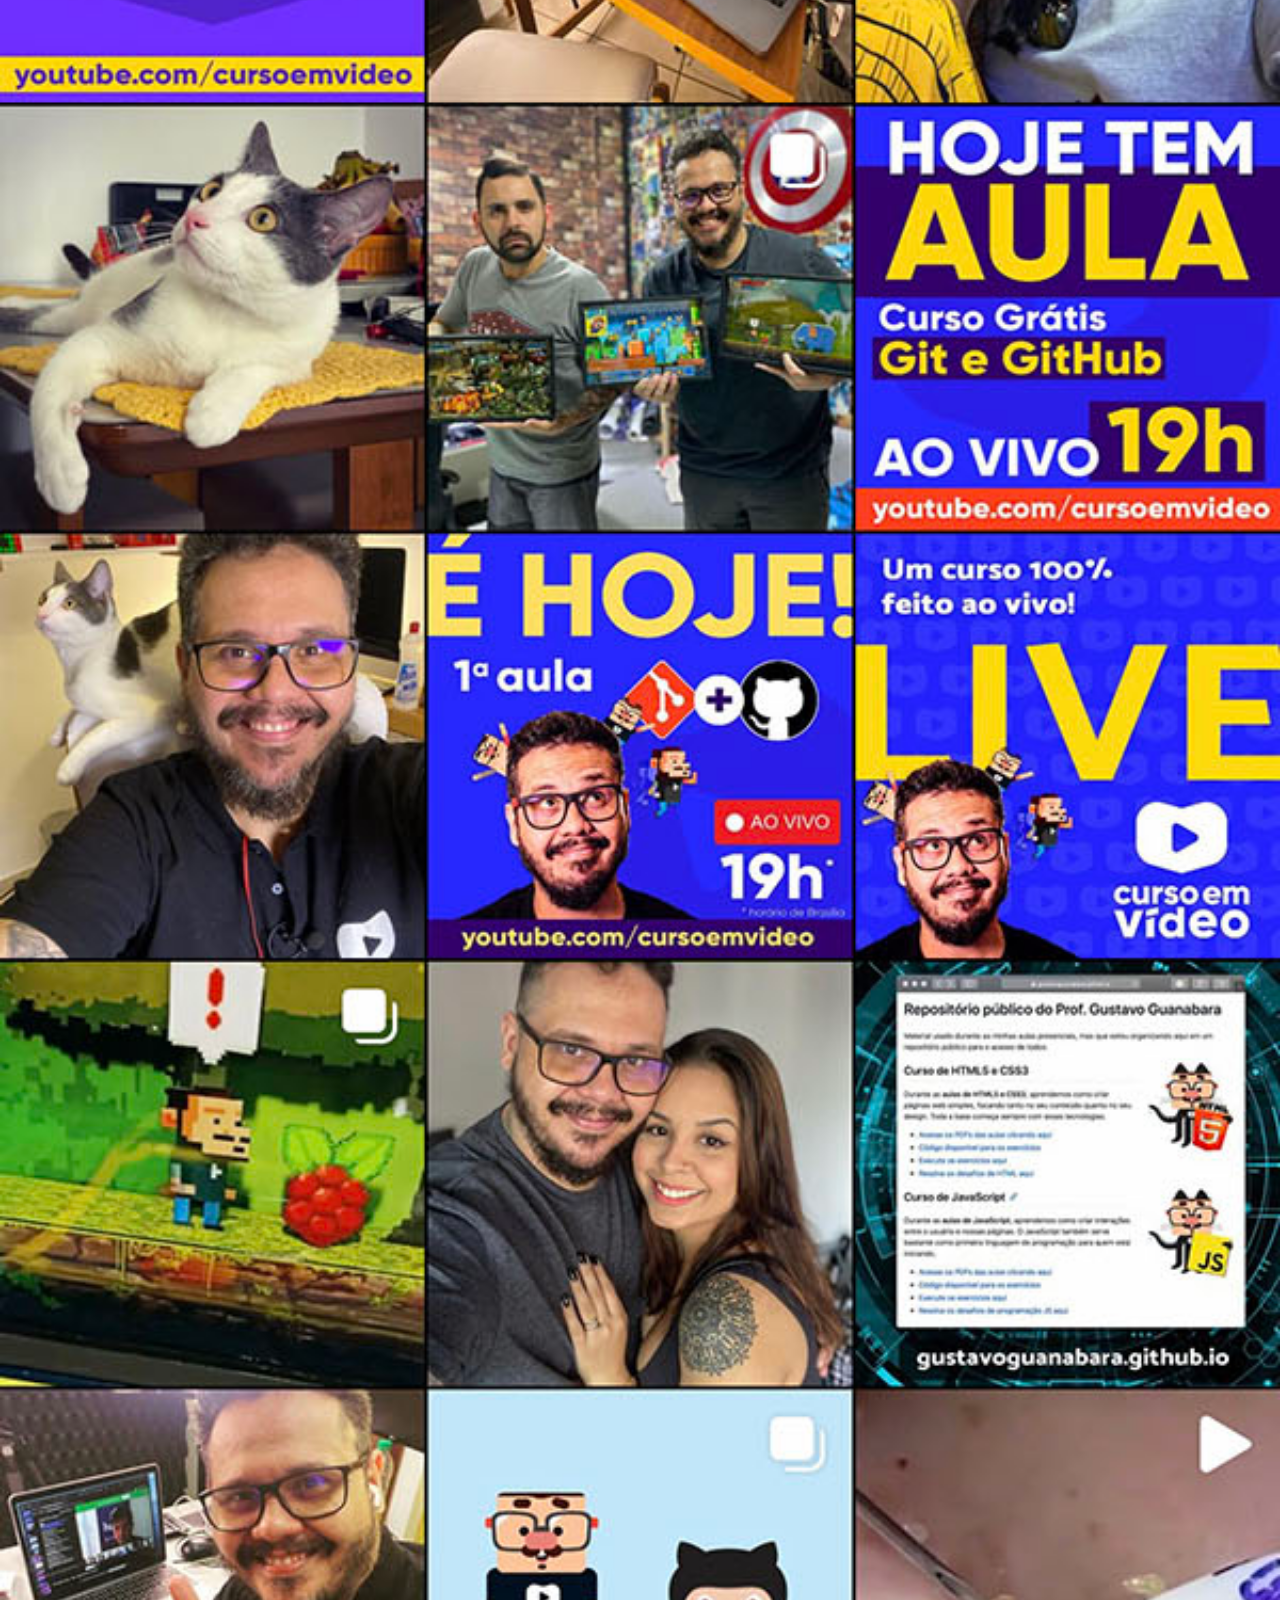
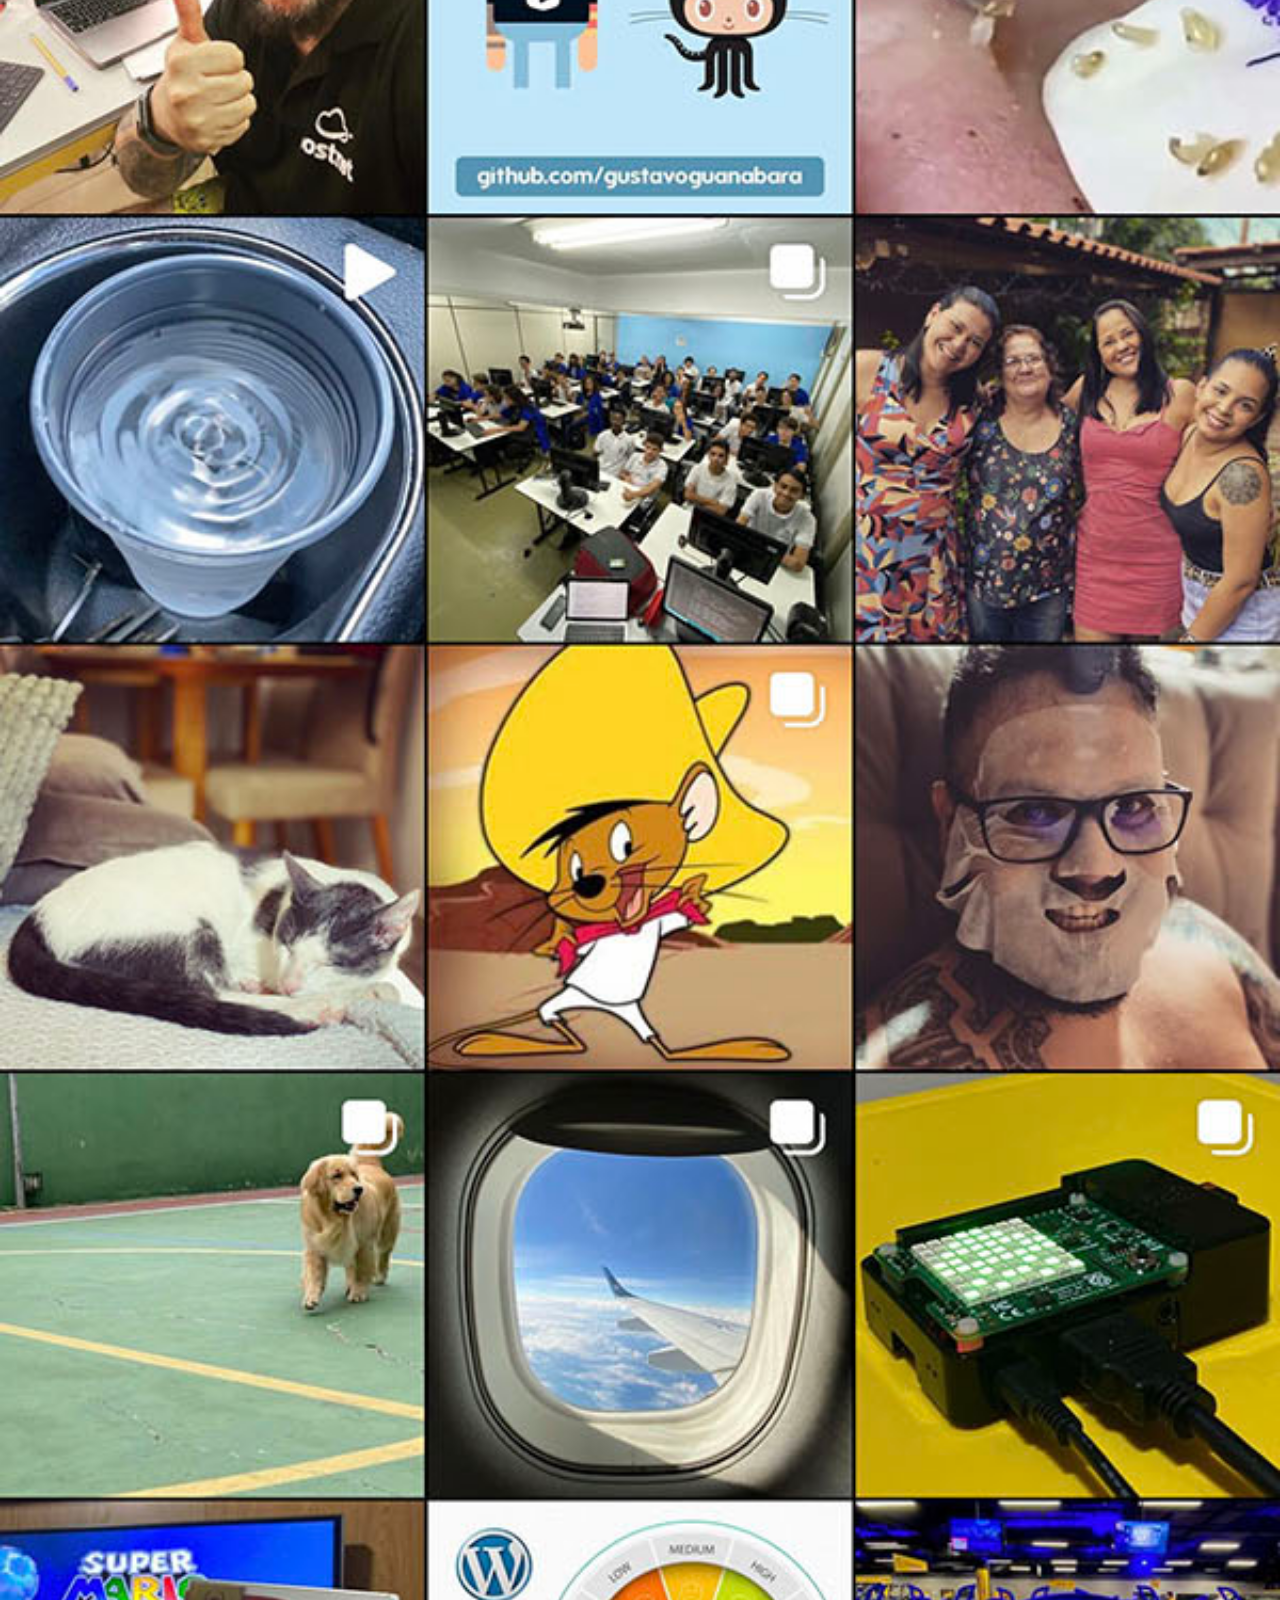
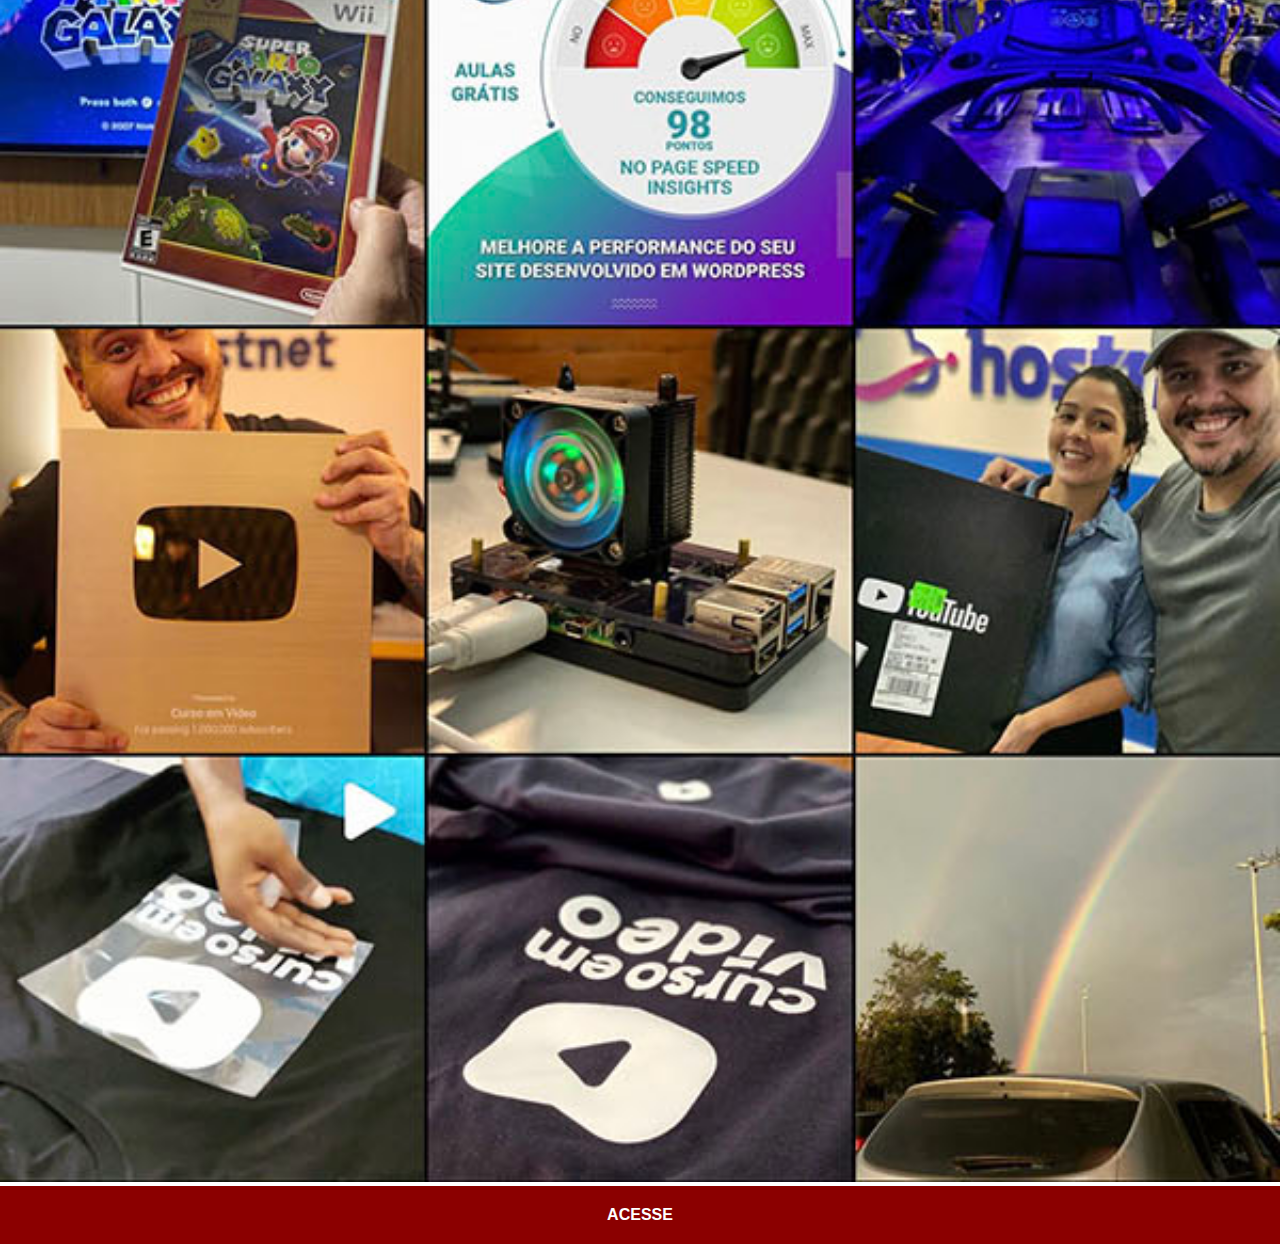
<file: instagram.html>
<!DOCTYPE html>
<html lang="pt-br">
<head>
    <meta charset="UTF-8">
    <meta name="viewport" content="width=device-width, initial-scale=1.0">
    <title>Instagram</title>
    <link rel="stylesheet" href="estilos/social.css">
</head>
<body>
    <img src="imagens/tela-instagram.jpg" alt="Instagram">
    <a href="https://www.instagram.com/antoniooo_luiz/" target="_blank">ACESSE</a>
</body>
</html>
</file>
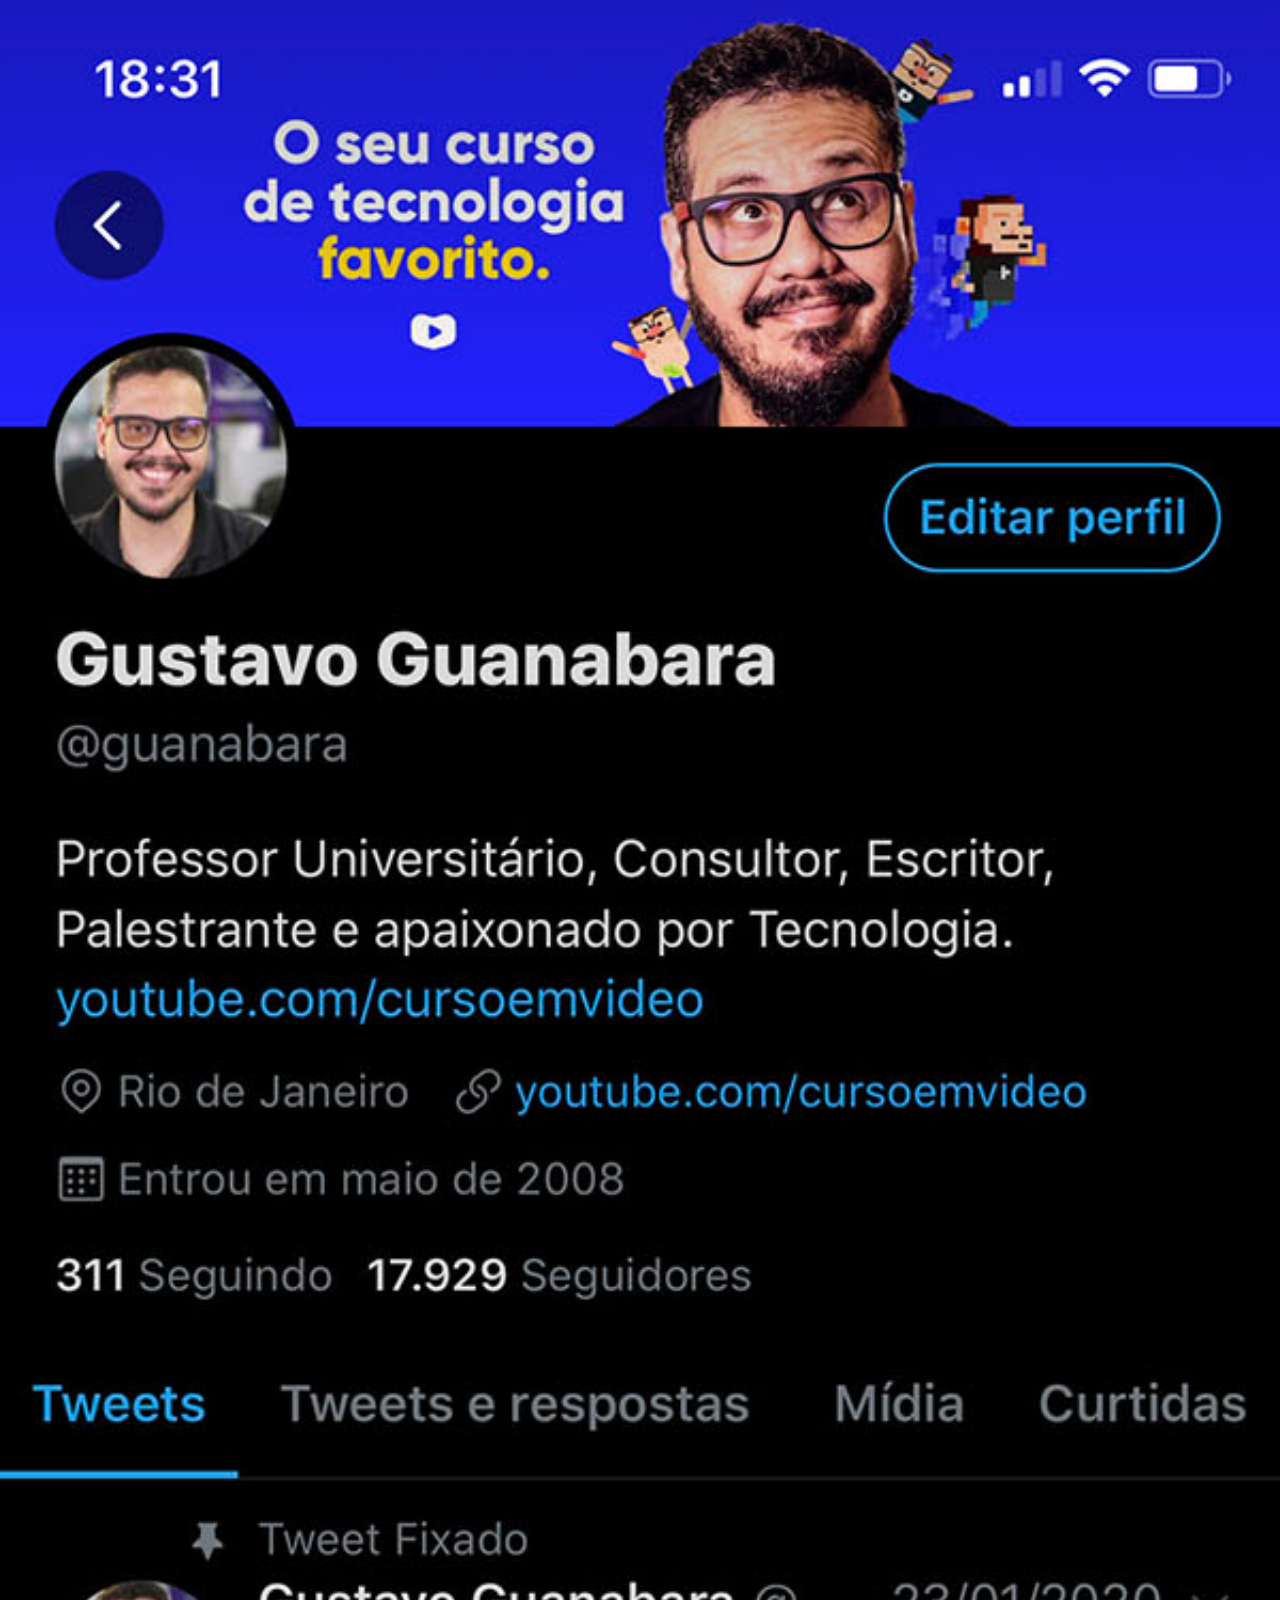
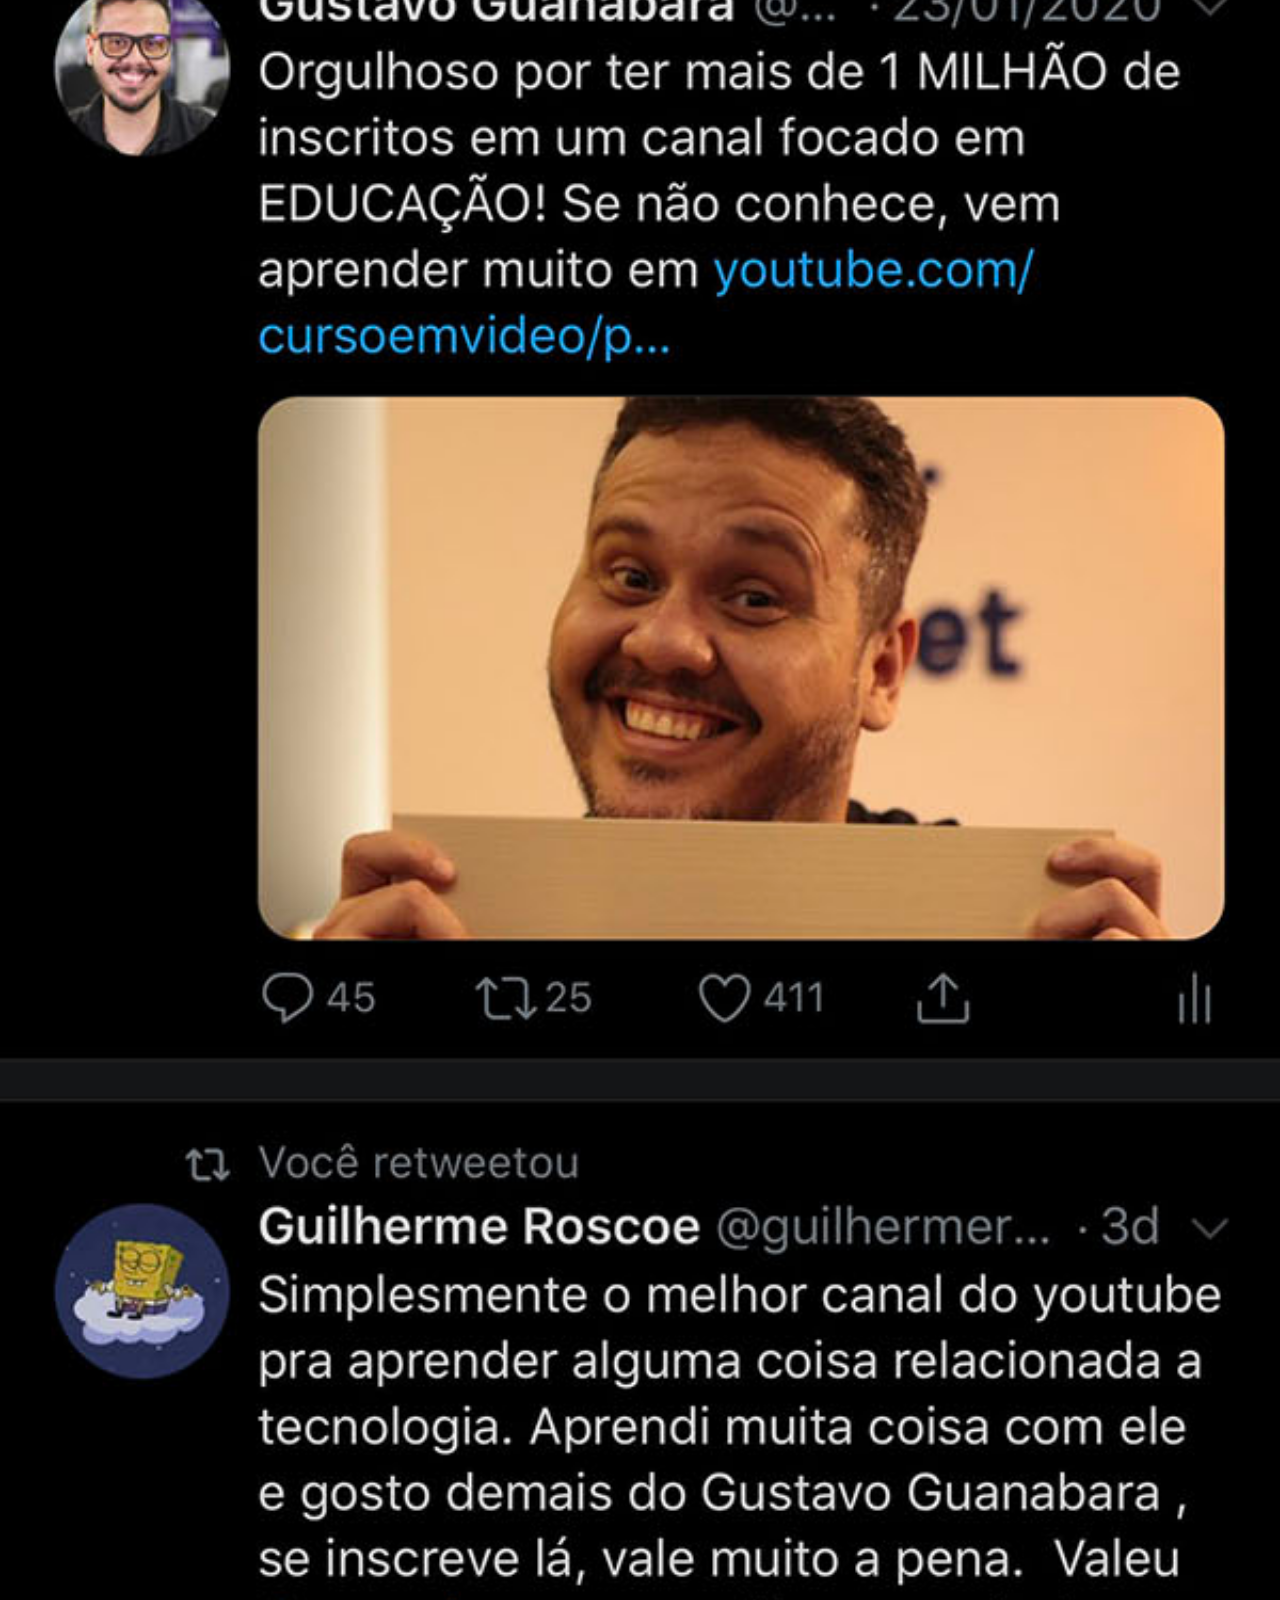
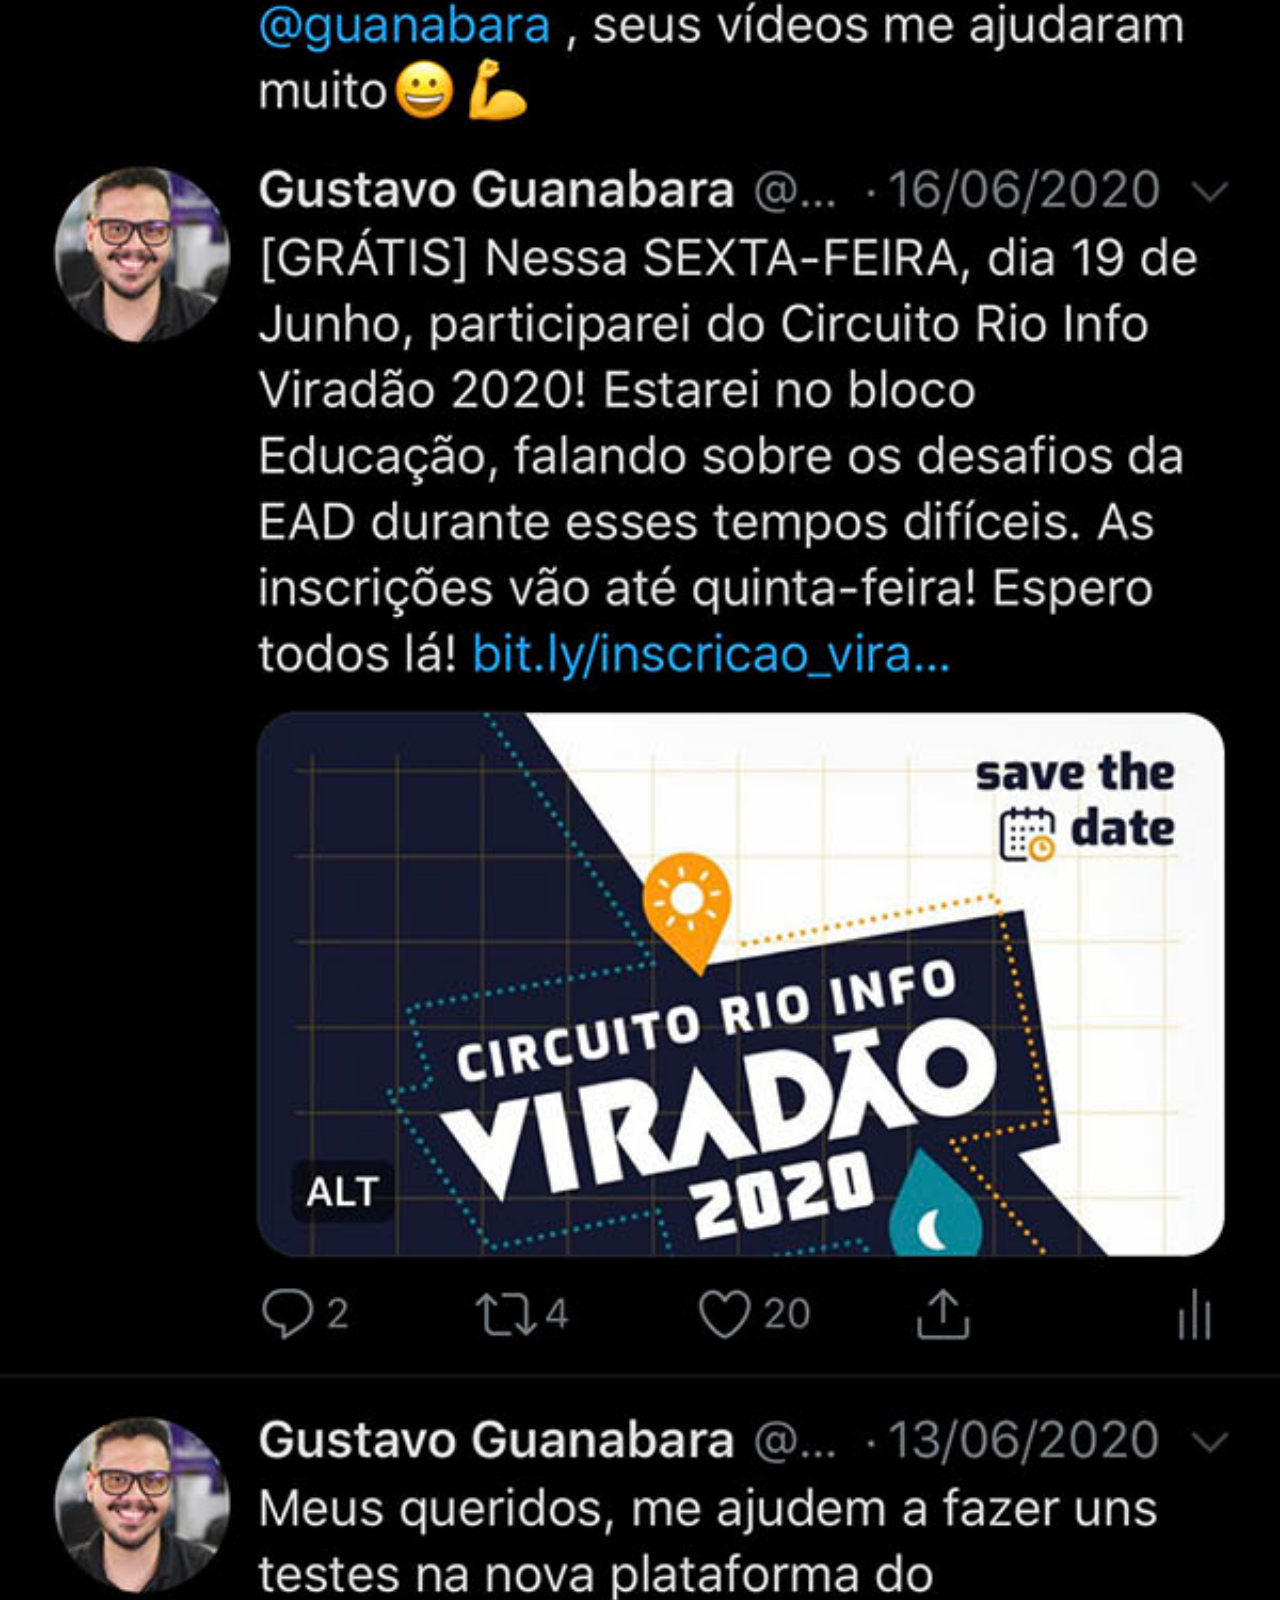
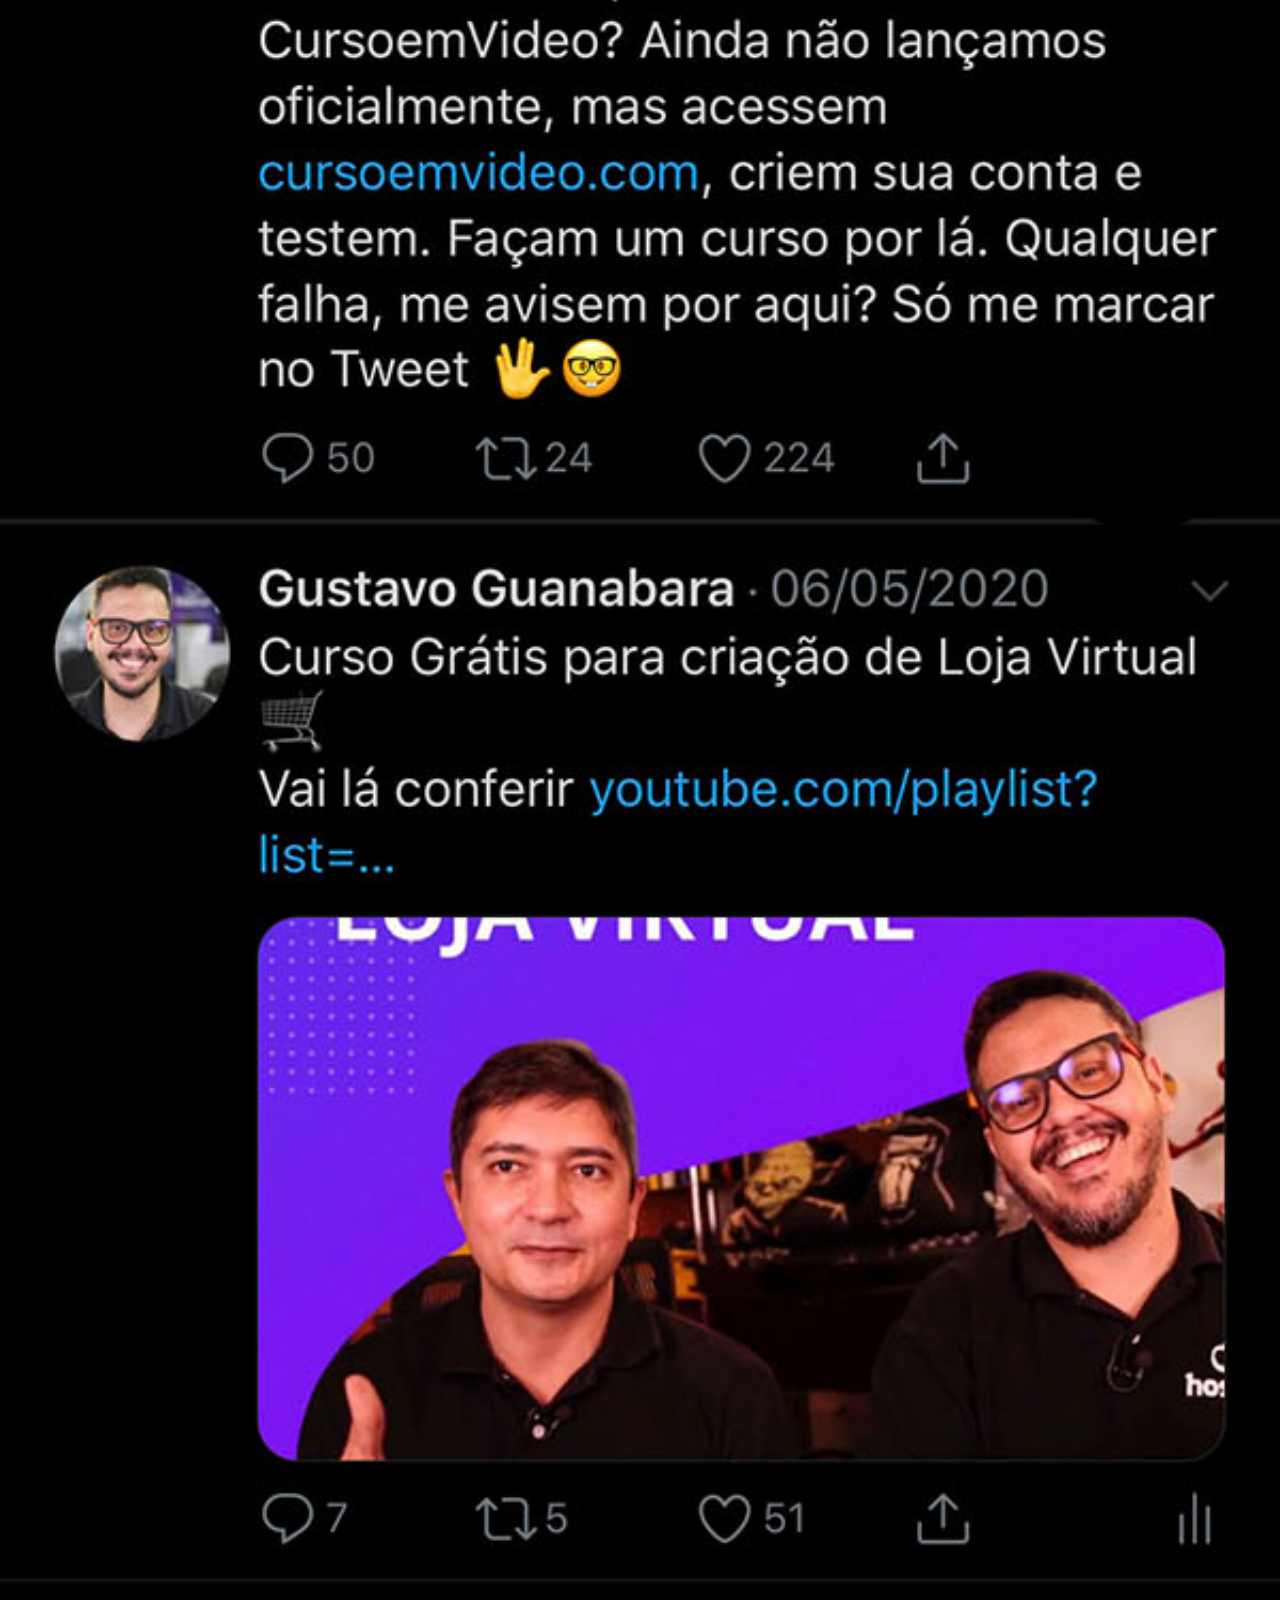
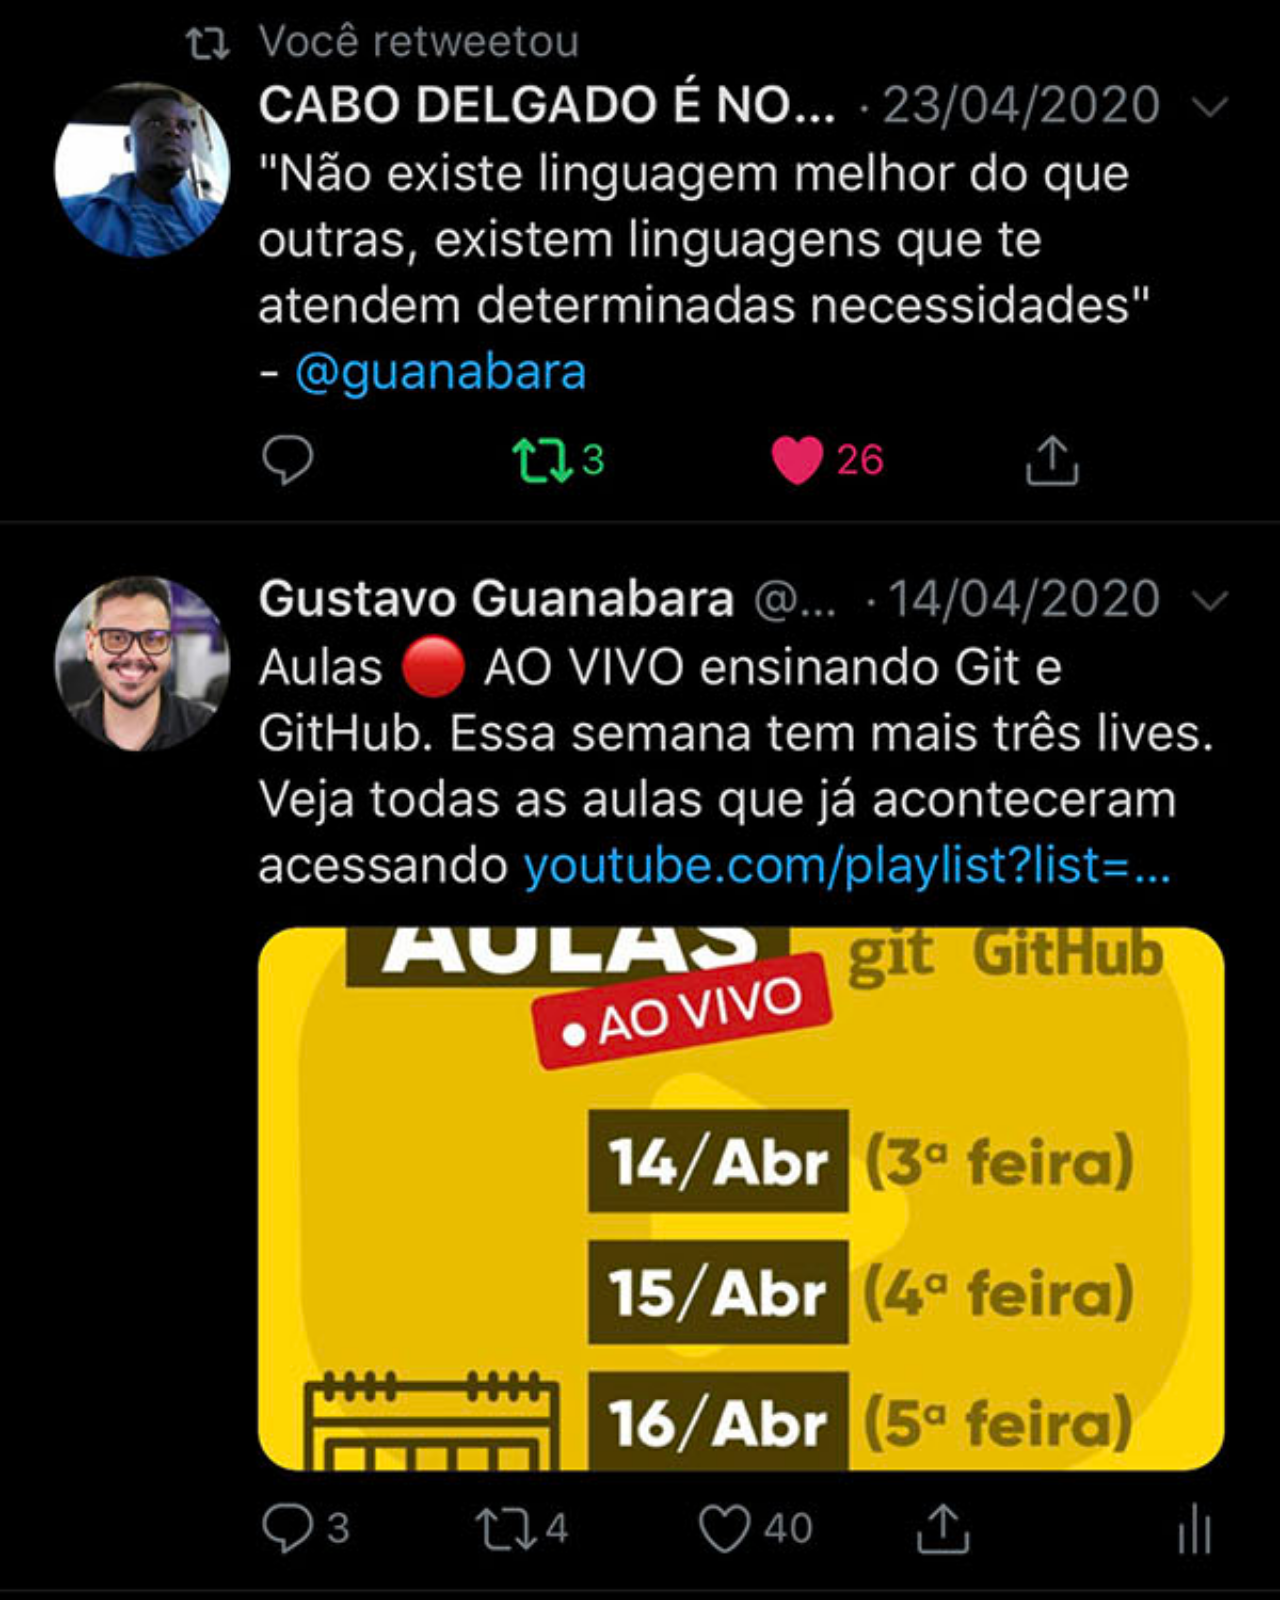
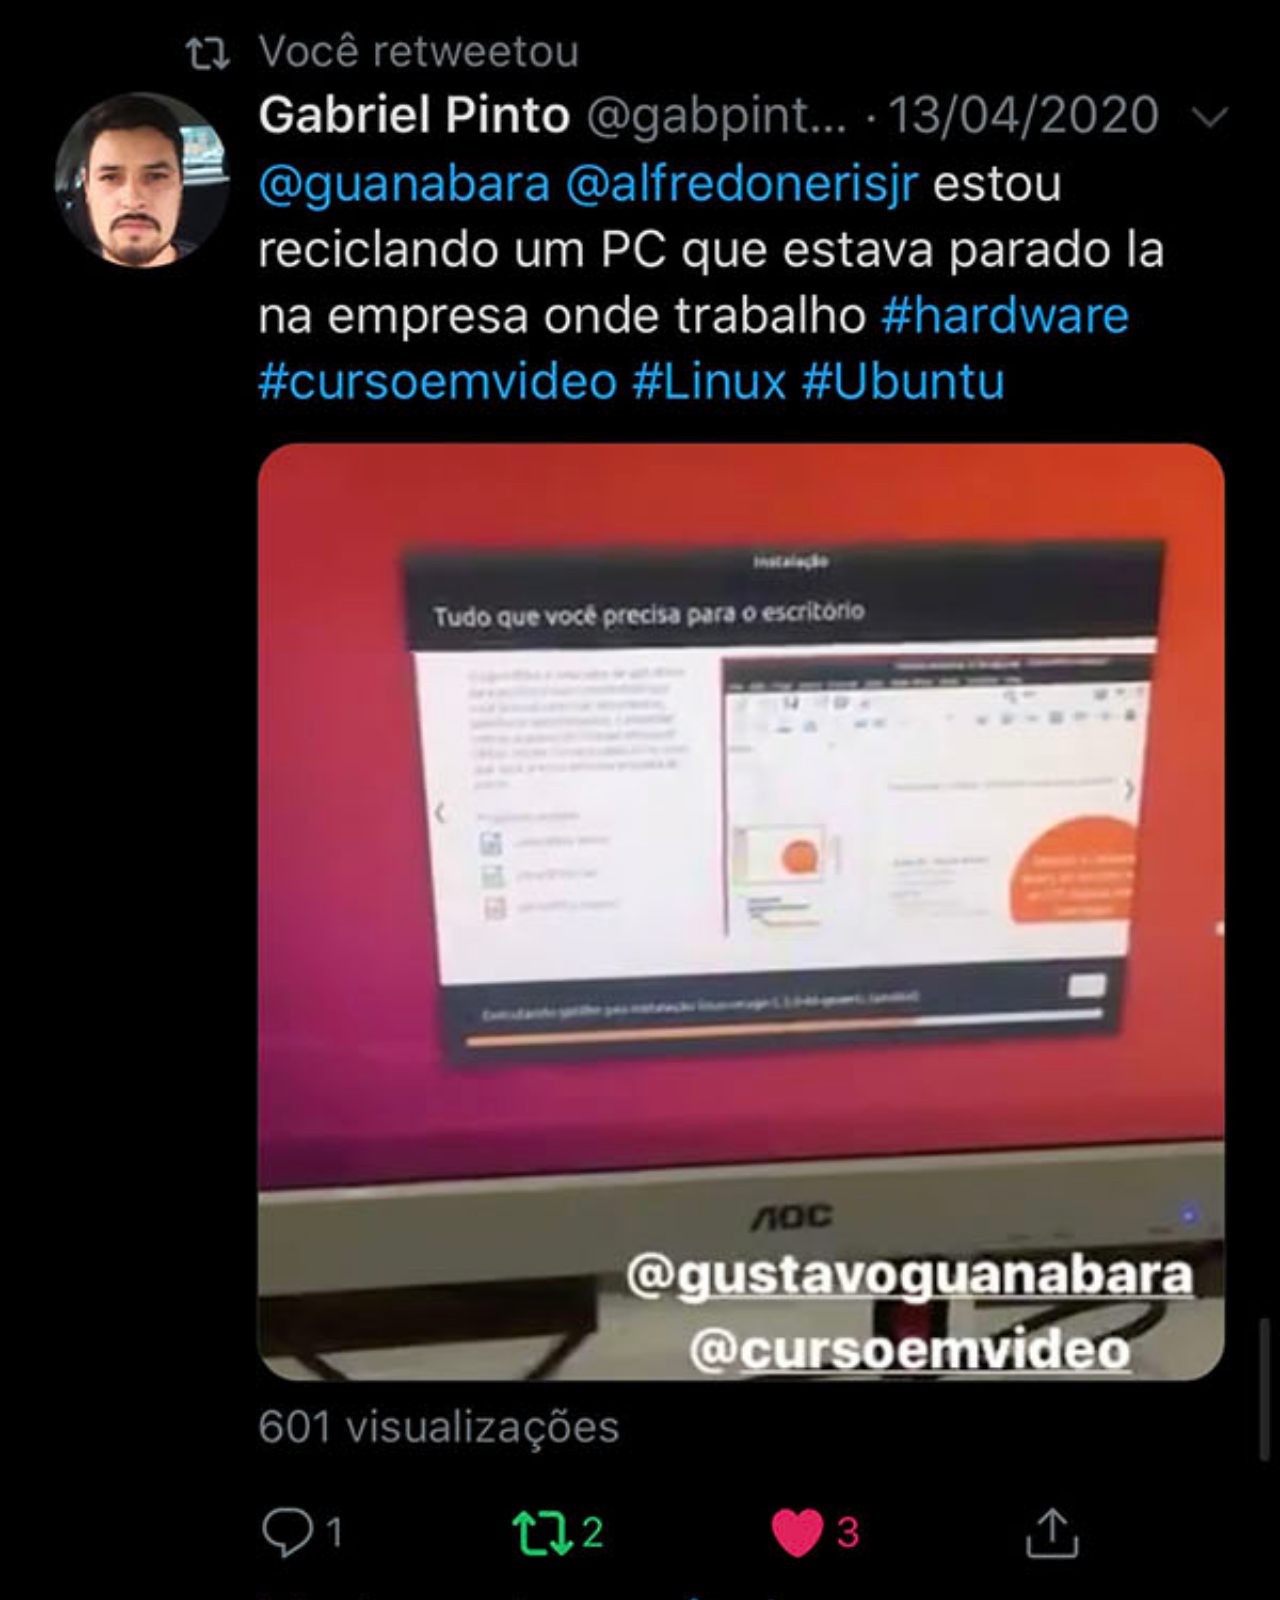
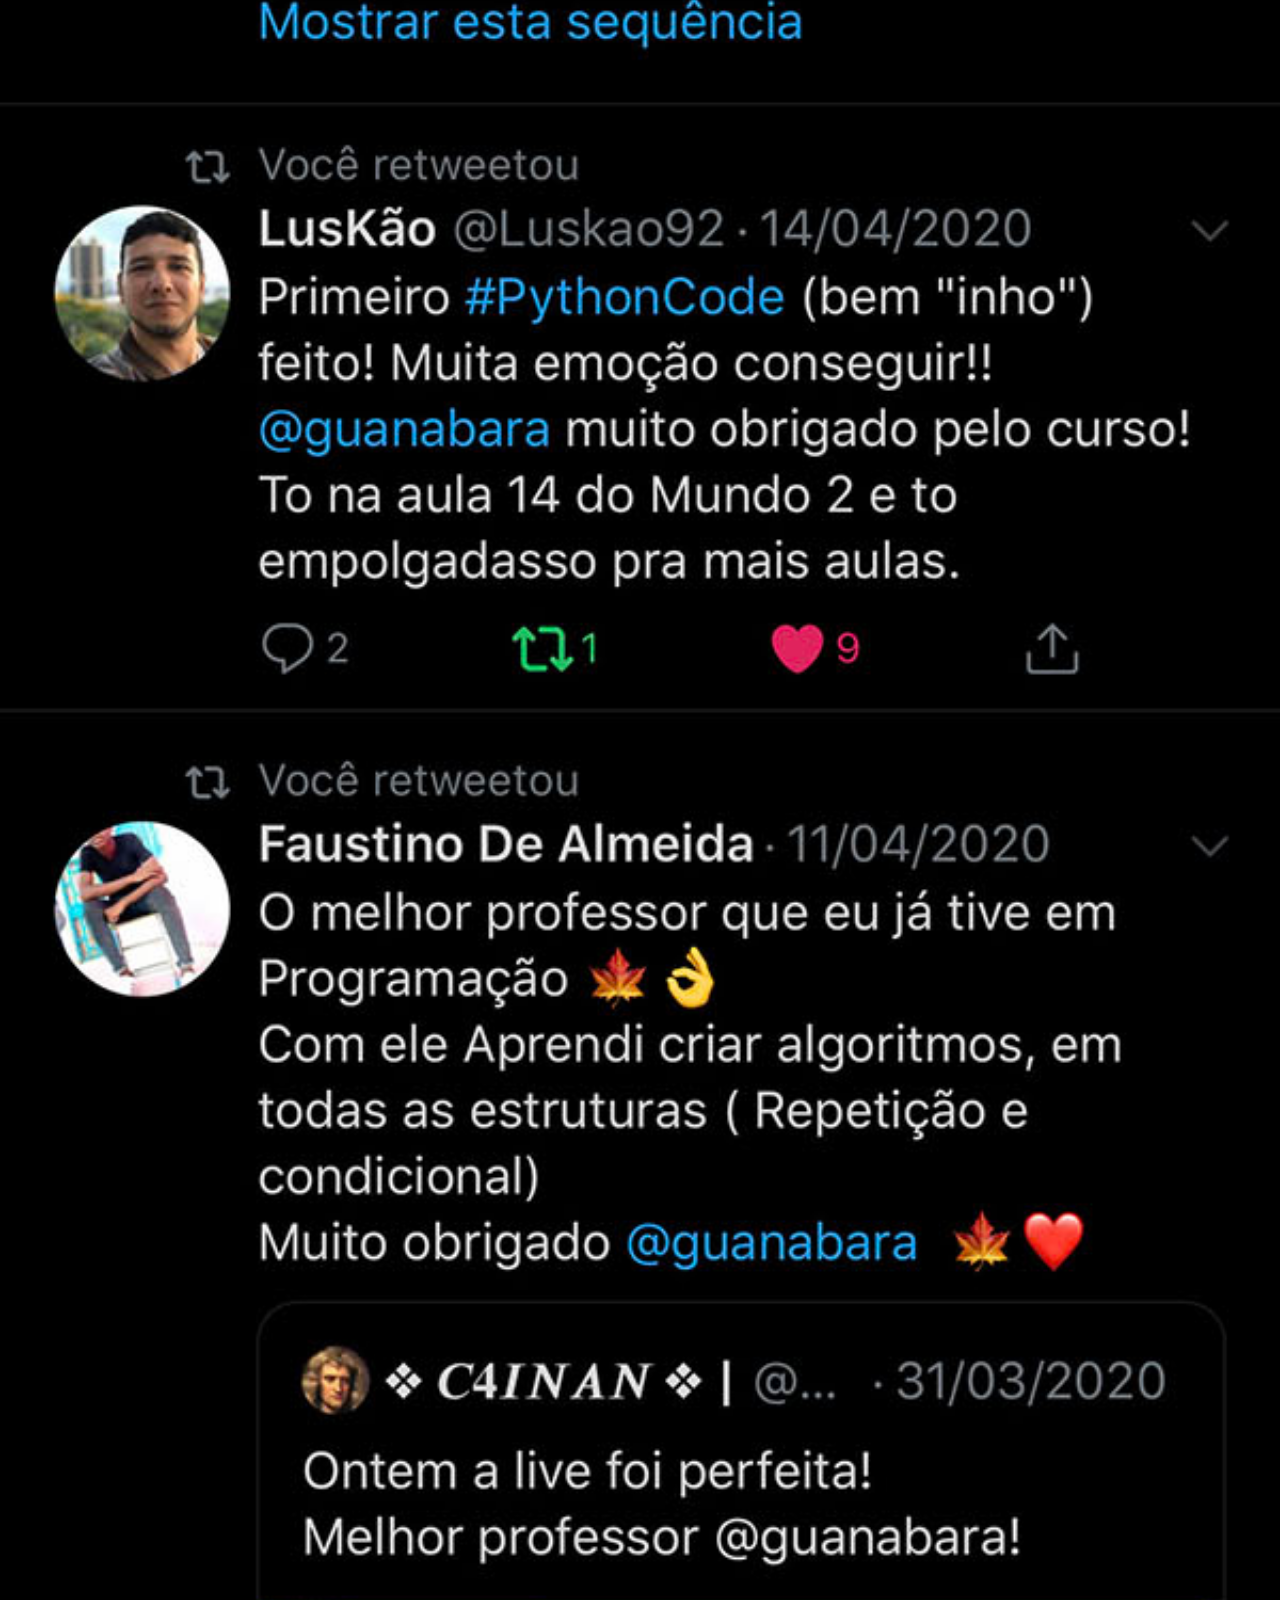
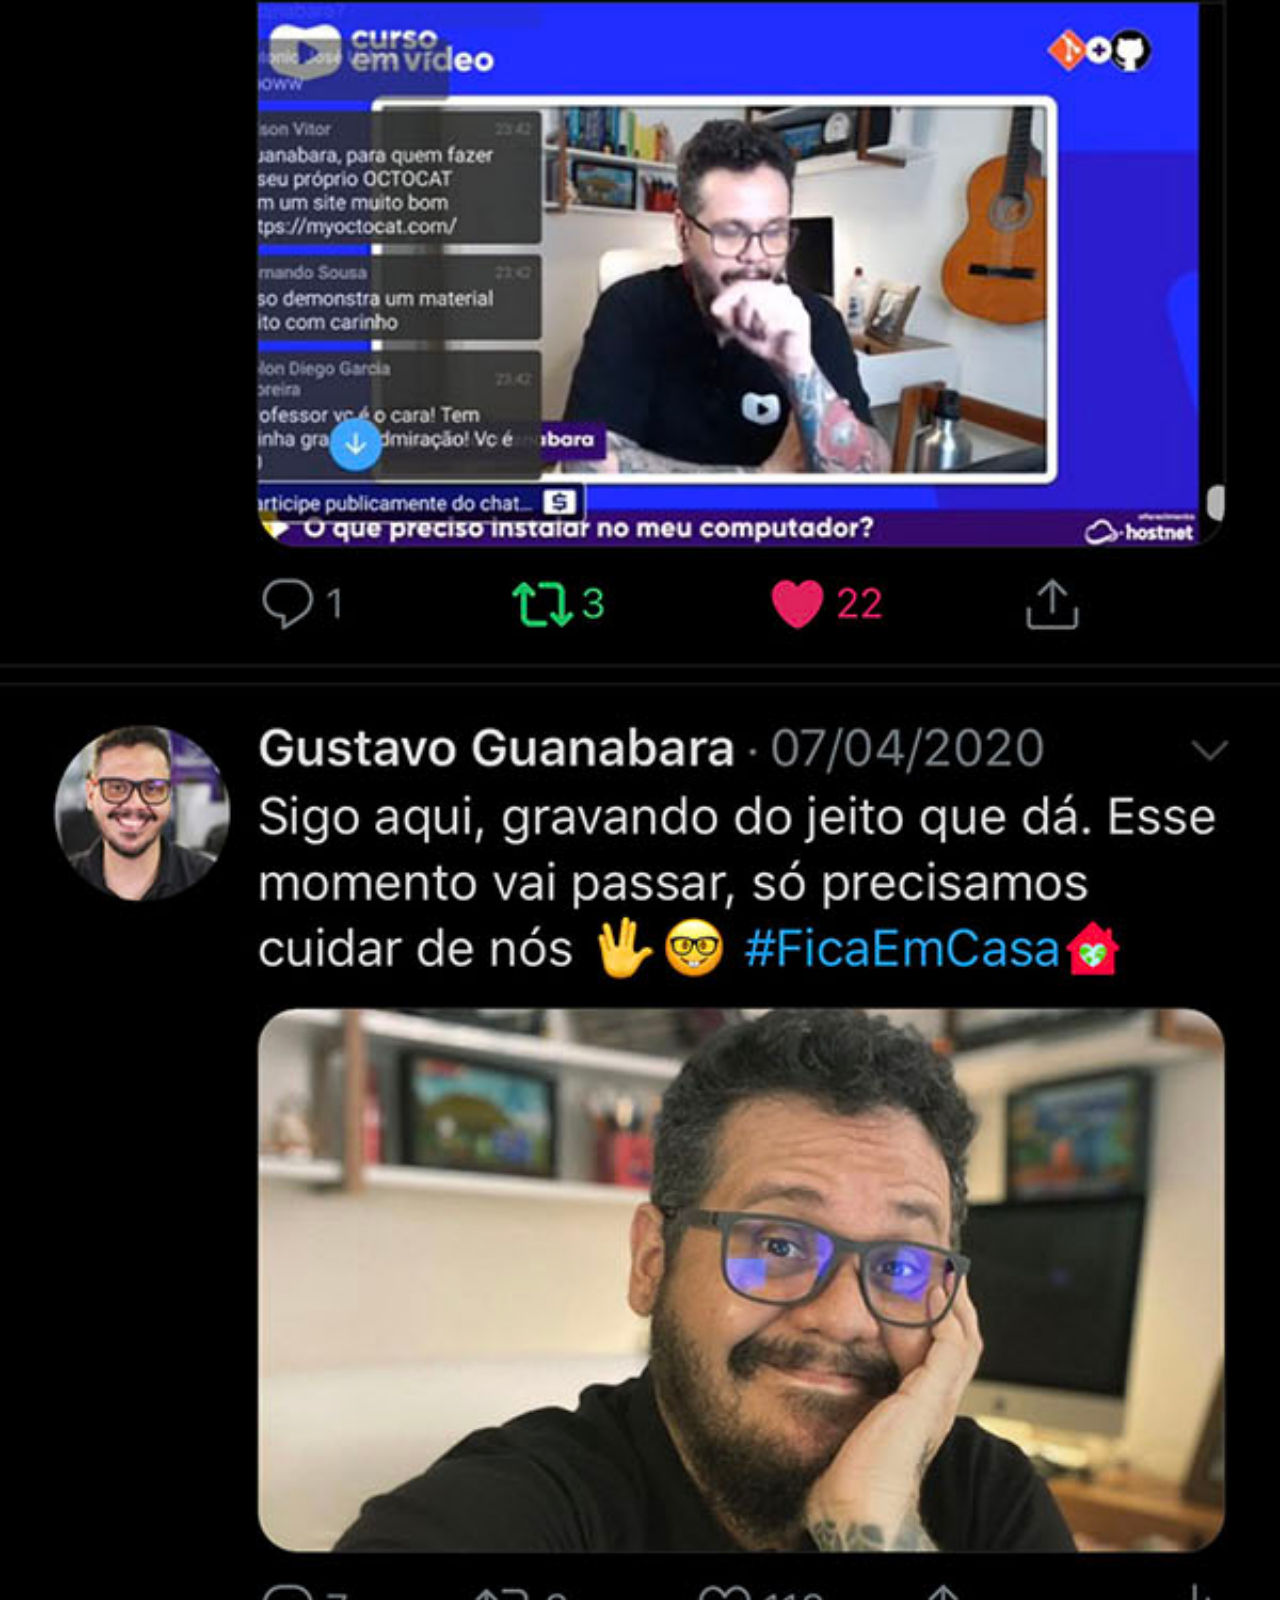
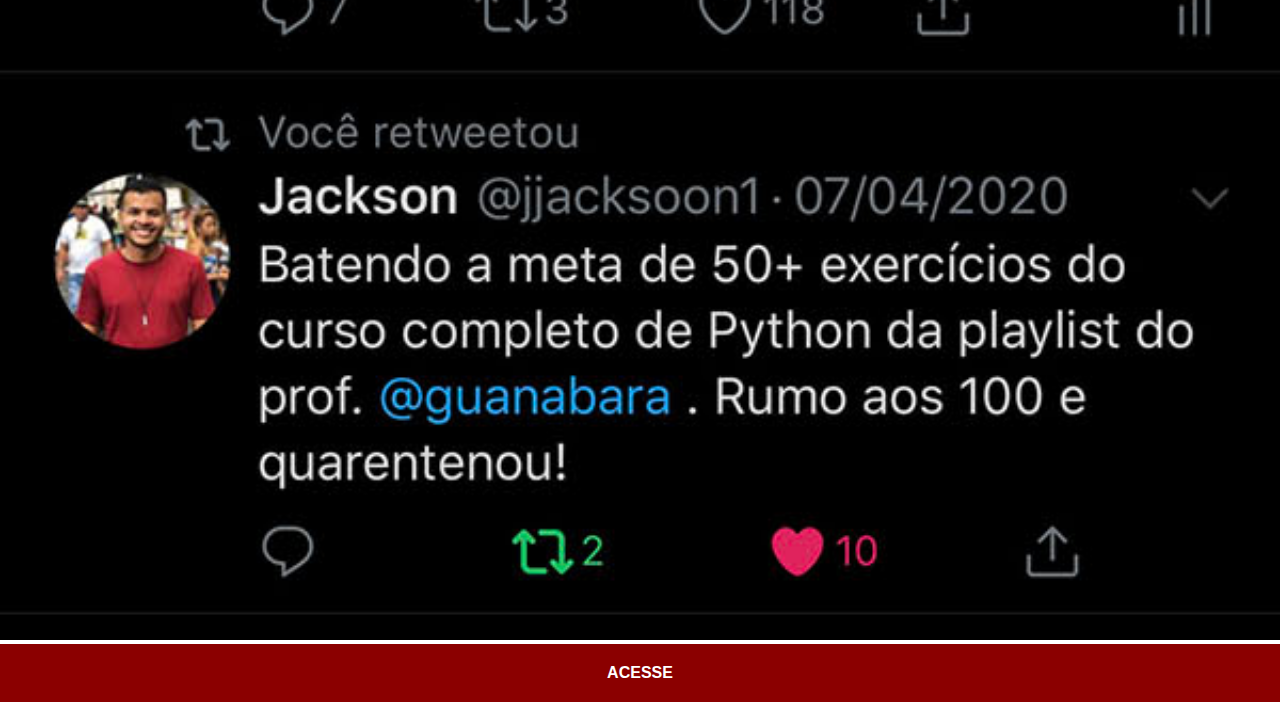
<file: twitter.html>
<!DOCTYPE html>
<html lang="pt-br">
<head>
    <meta charset="UTF-8">
    <meta name="viewport" content="width=device-width, initial-scale=1.0">
    <title>Twitter</title>
    <link rel="stylesheet" href="estilos/social.css">
</head>
<body>
    <img src="imagens/tela-twitter.jpg" alt="Twitter">
    <a href="https://twitter.com/home" target="_blank">ACESSE</a>
</body>
</html>
</file>
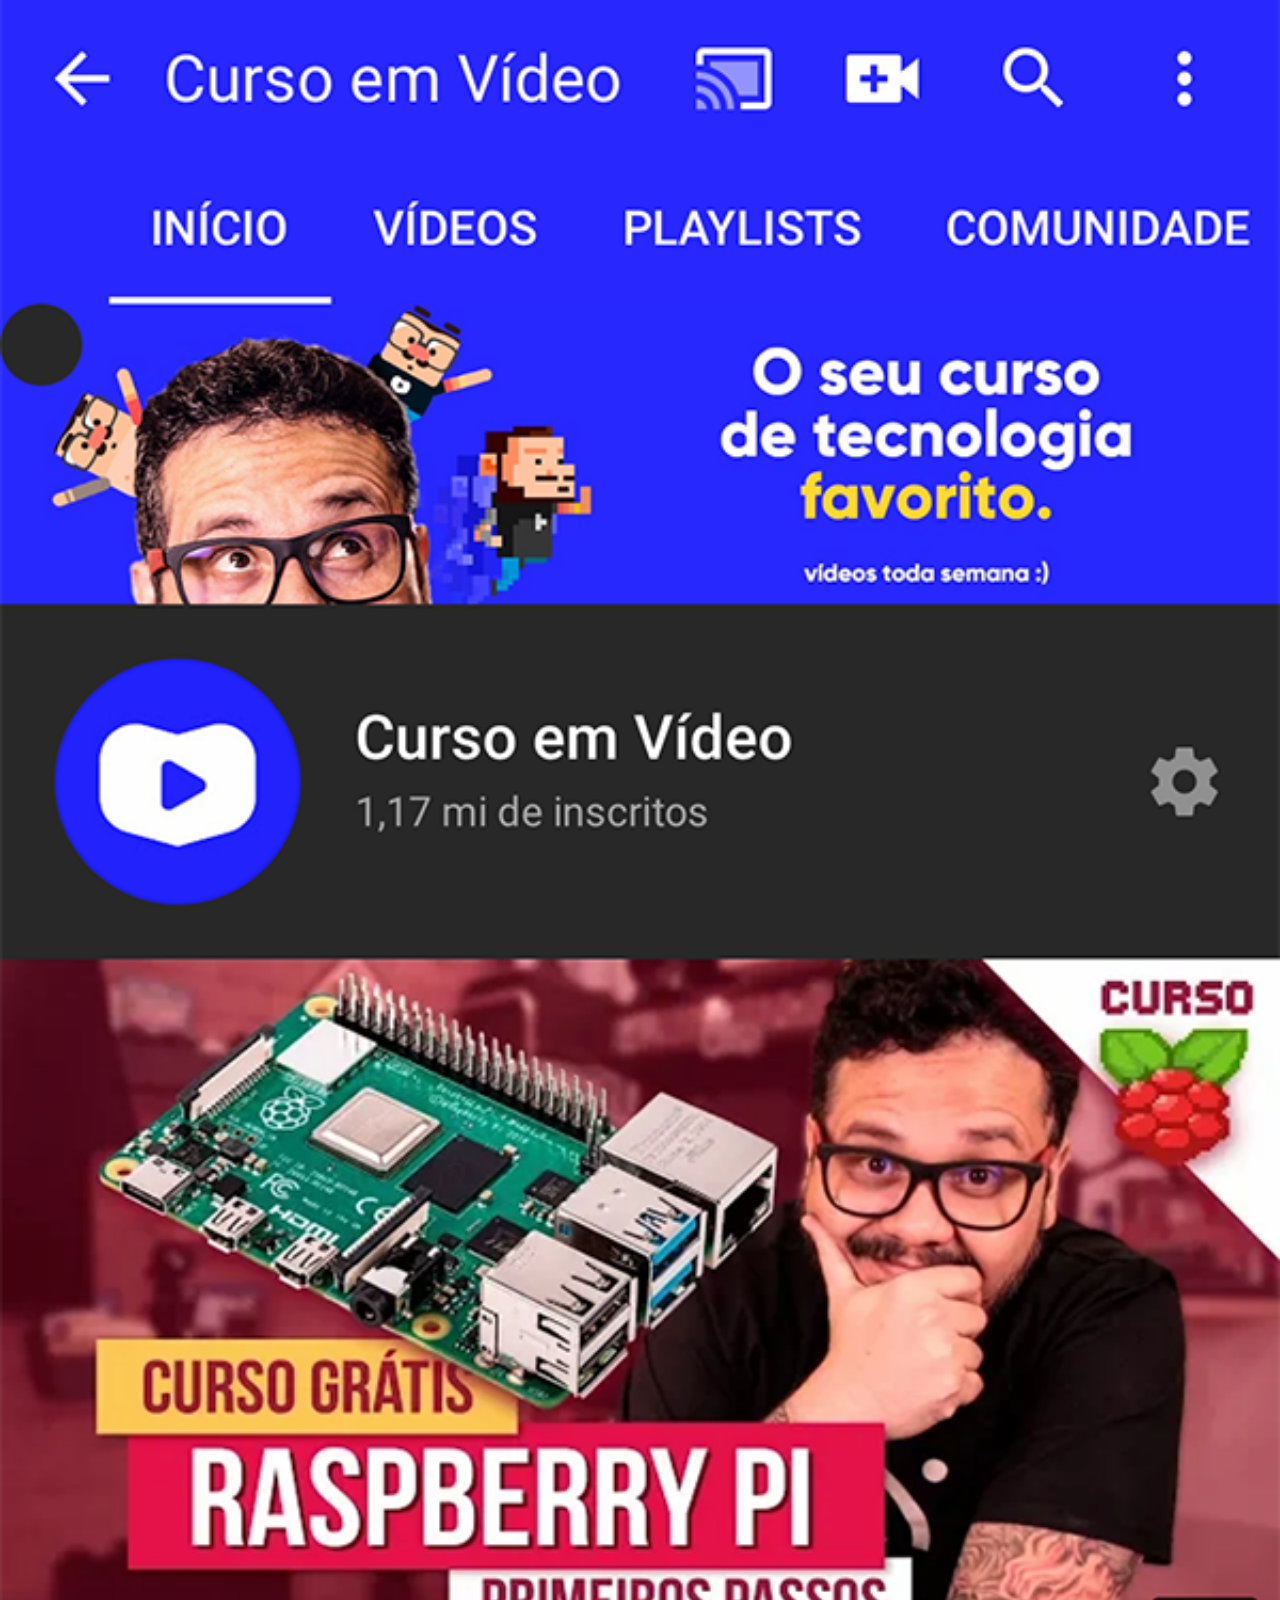
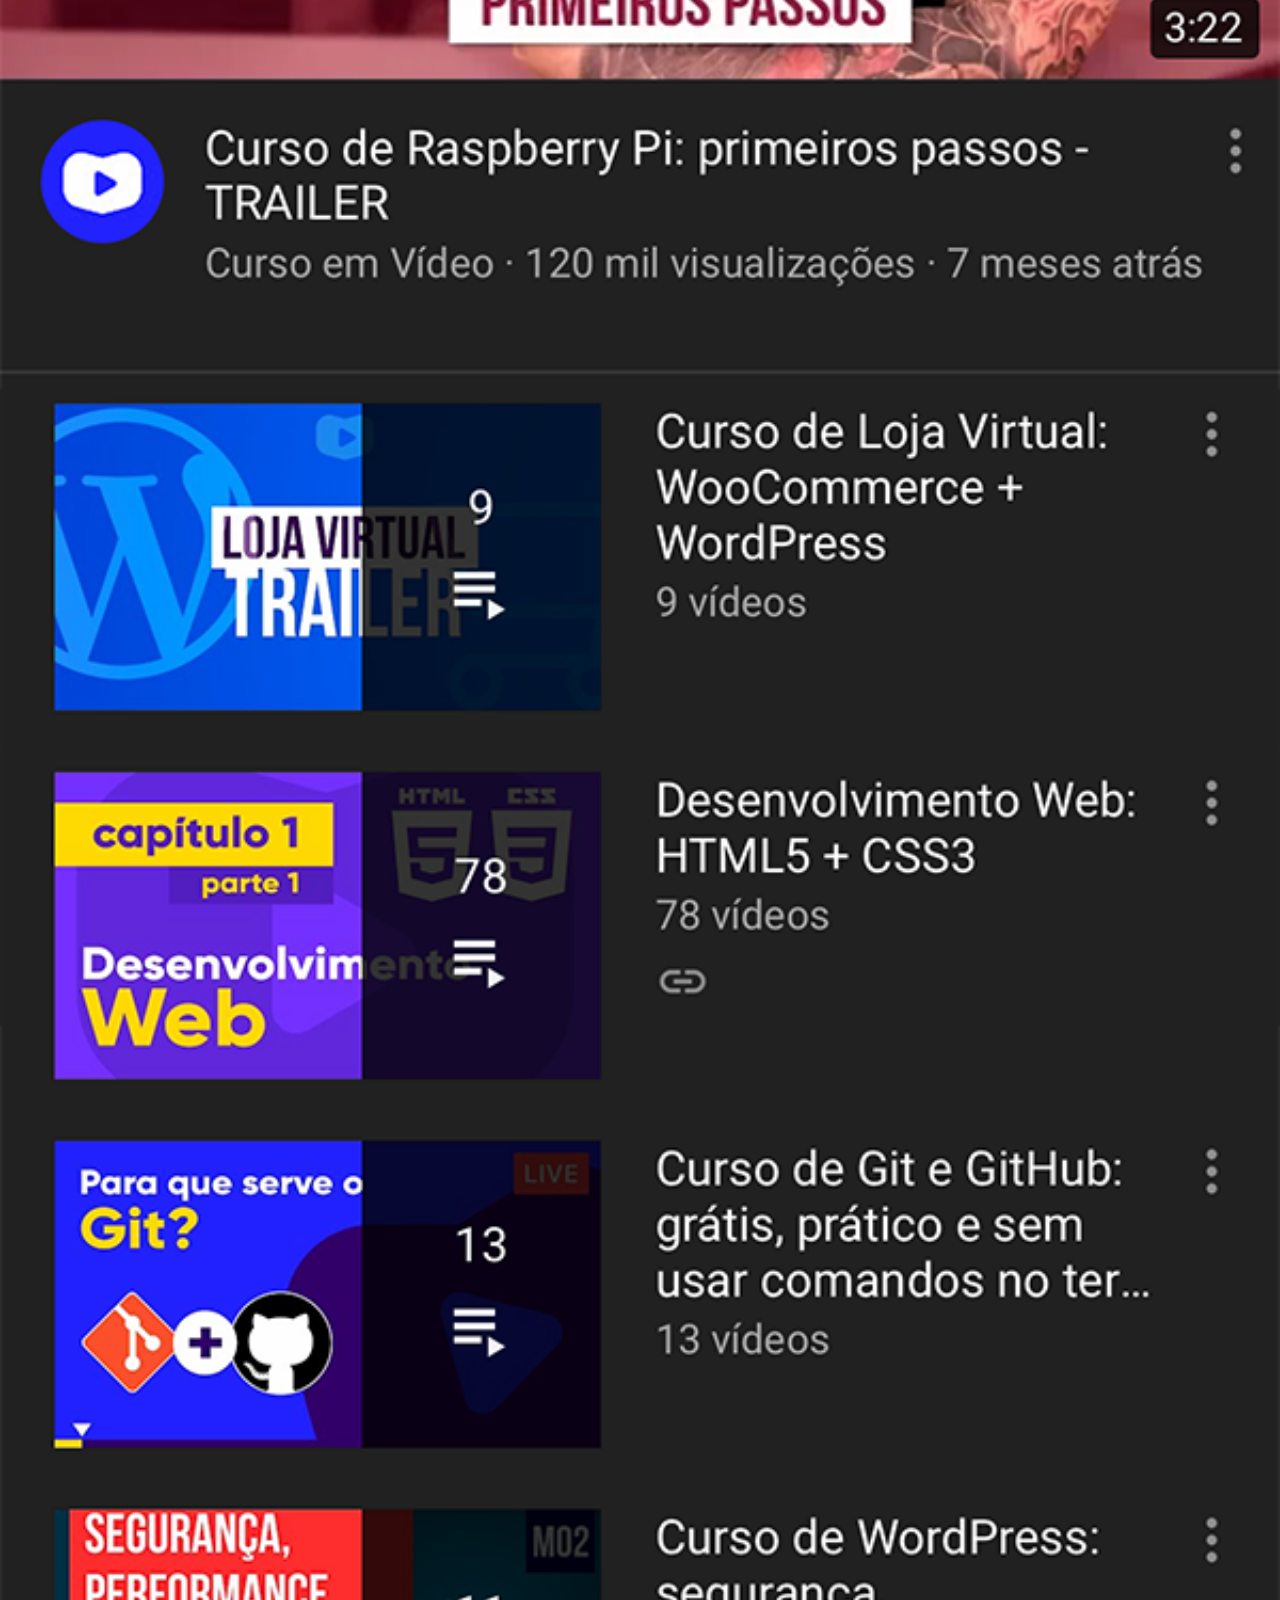
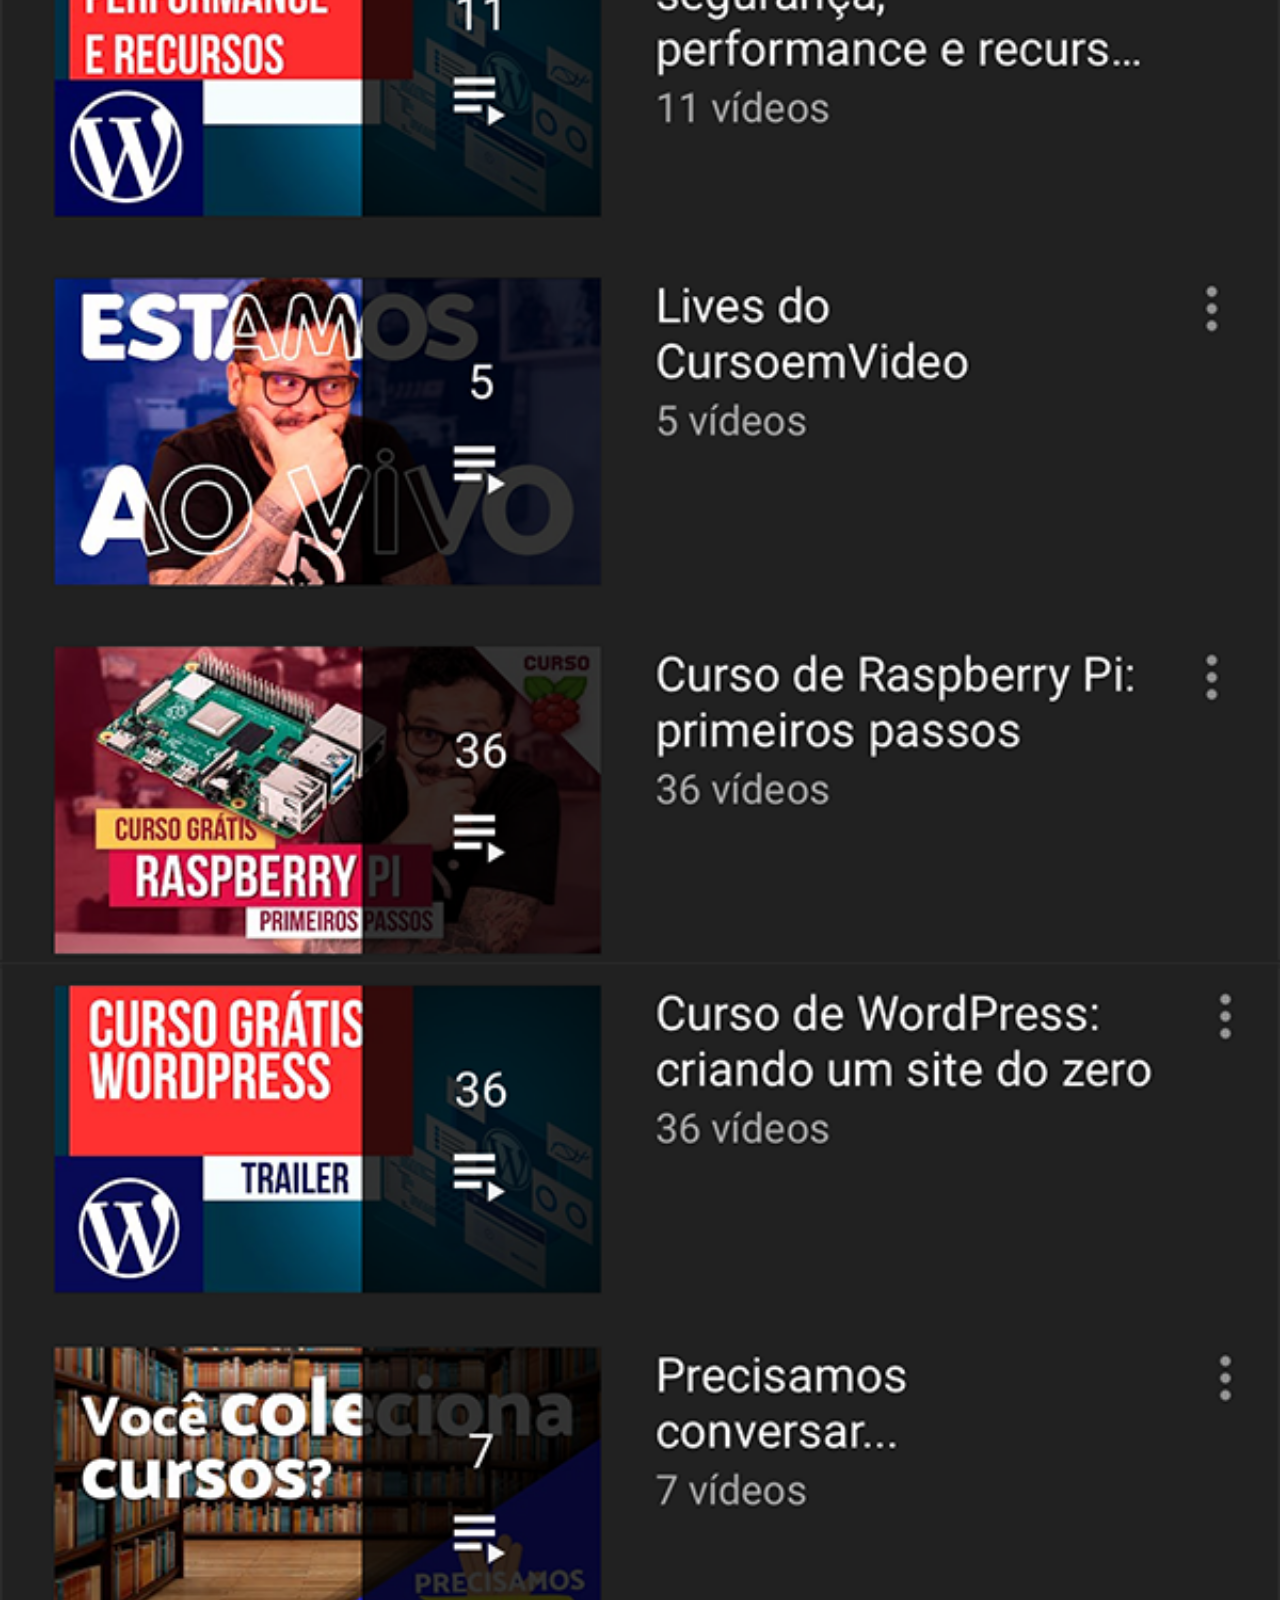
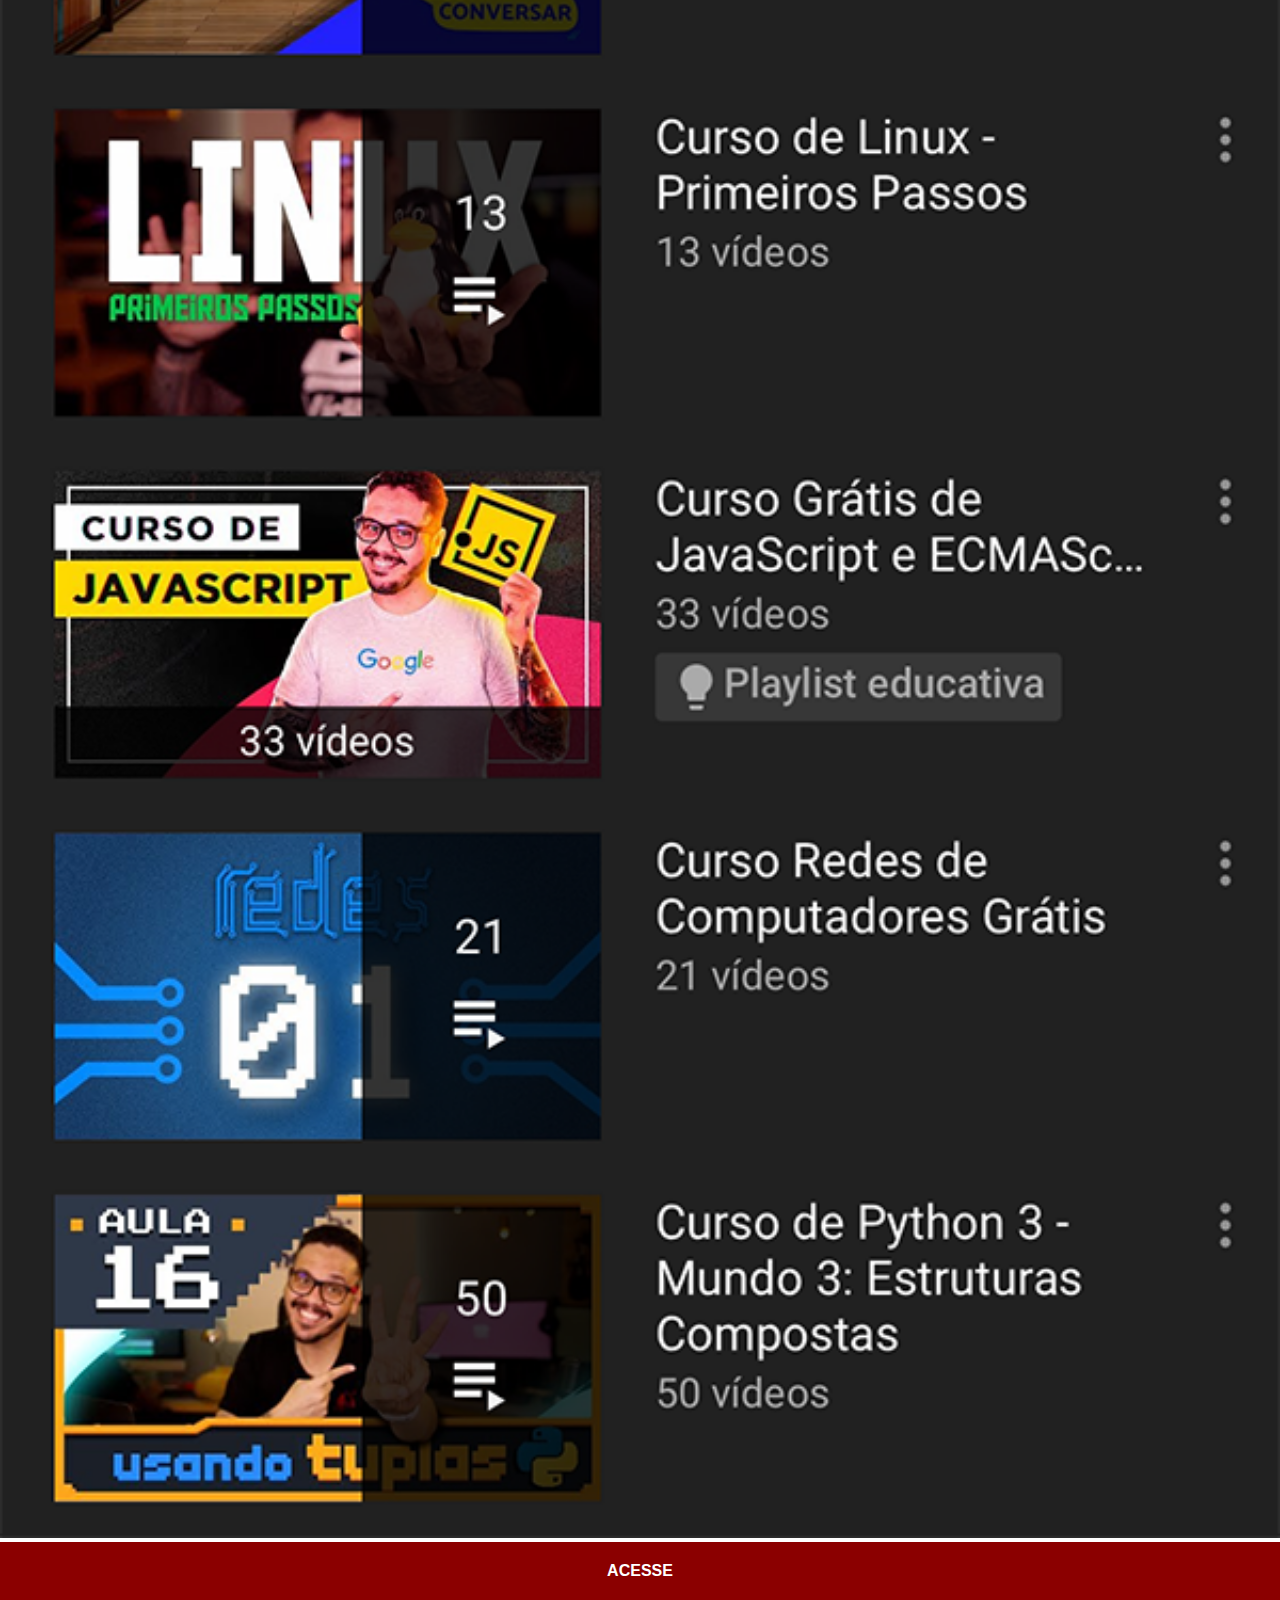
<file: youtube.html>
<!DOCTYPE html>
<html lang="pt-br">
<head>
    <meta charset="UTF-8">
    <meta name="viewport" content="width=device-width, initial-scale=1.0">
    <title>Youtube</title>
    <link rel="stylesheet" href="estilos/social.css">
</head>
<body>
    <img src="imagens/tela-youtube.png" alt="youtube">
    <a href="https://www.youtube.com/@CursoemVideo" target="_blank">ACESSE</a>
</body>
</html>
</file>
<file: estilos/style.css>
@charset "UTF-8";

*{
    margin: 0;
    padding: 0;
    font-family: Arial, Helvetica, sans-serif;
}

html, body{
    height: 100vh;
    width: 100vw;
}

body{
    background: url(../imagens/fundo-madeira.jpg) no-repeat top center;
    background-size: cover;
    background-attachment: fixed;
    
}

main{
    height: 100vh;
    position: relative;
}

section#telefone{
    position: relative;
    top: 50%;
    left: 50%;
    transform: translate(-50%, -50%);

    height: 627px;
    width: 311px;
    background: url(../imagens/frame-iphone.png) no-repeat;
    
}

iframe#tela{
    position: relative;
    top: 80px;
    left: 21px;
    width: 268px;
    height: 471px;
}

section#rede-sociais{
    position: relative;
    text-align: right;
    top: 0px;

    transform: translate(0px, -600px);
}

section#rede-sociais img{
    width: 50px;
    margin: 10px;
    border-radius: 50%;
    box-shadow: 2px 2px 5px rgba(0, 0, 0, 0.375);
    box-sizing: border-box;
}

section#rede-sociais img:hover{
    border: 2px solid rgba(255, 255, 255, 0.579);
    transform: translate(-3px, 3px);
    box-shadow: 5px 5px 10px rgba(0, 0, 0, 0.412);
    transition: transform .5s;
}
</file>
<file: estilos/social.css>
@charset "UTF-8";

*{
    margin: 0px;
    padding: 0px;
    font-family: Arial, Helvetica, sans-serif;
}

::-webkit-scrollbar {
    width: 0px;
    height: 0px;
}

img{
    width: 100vw;

}

a{
    display: block;
    background-color: darkred;
    color: white;
    padding: 20px;
    text-align: center;
    font-weight: bolder;
    text-decoration: none;
}

a:hover{
    background-color: red;
}
</file>
